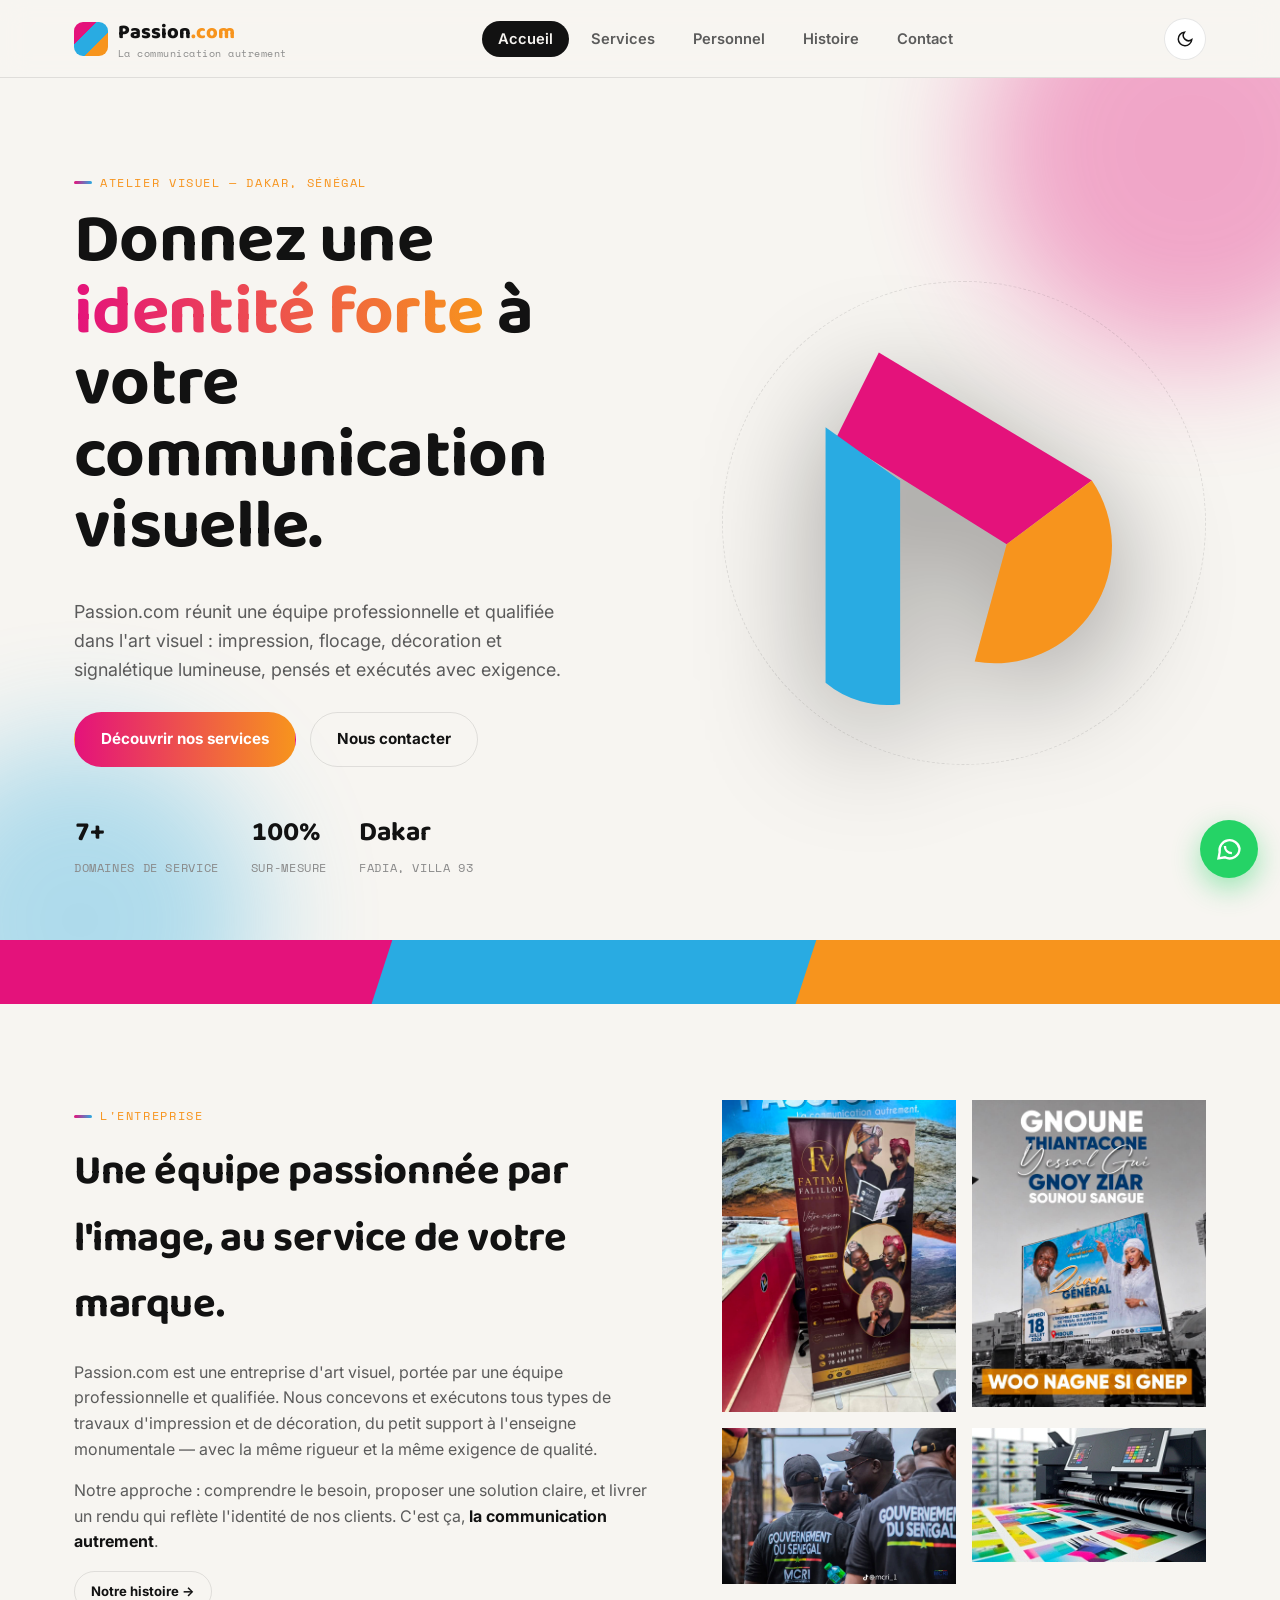
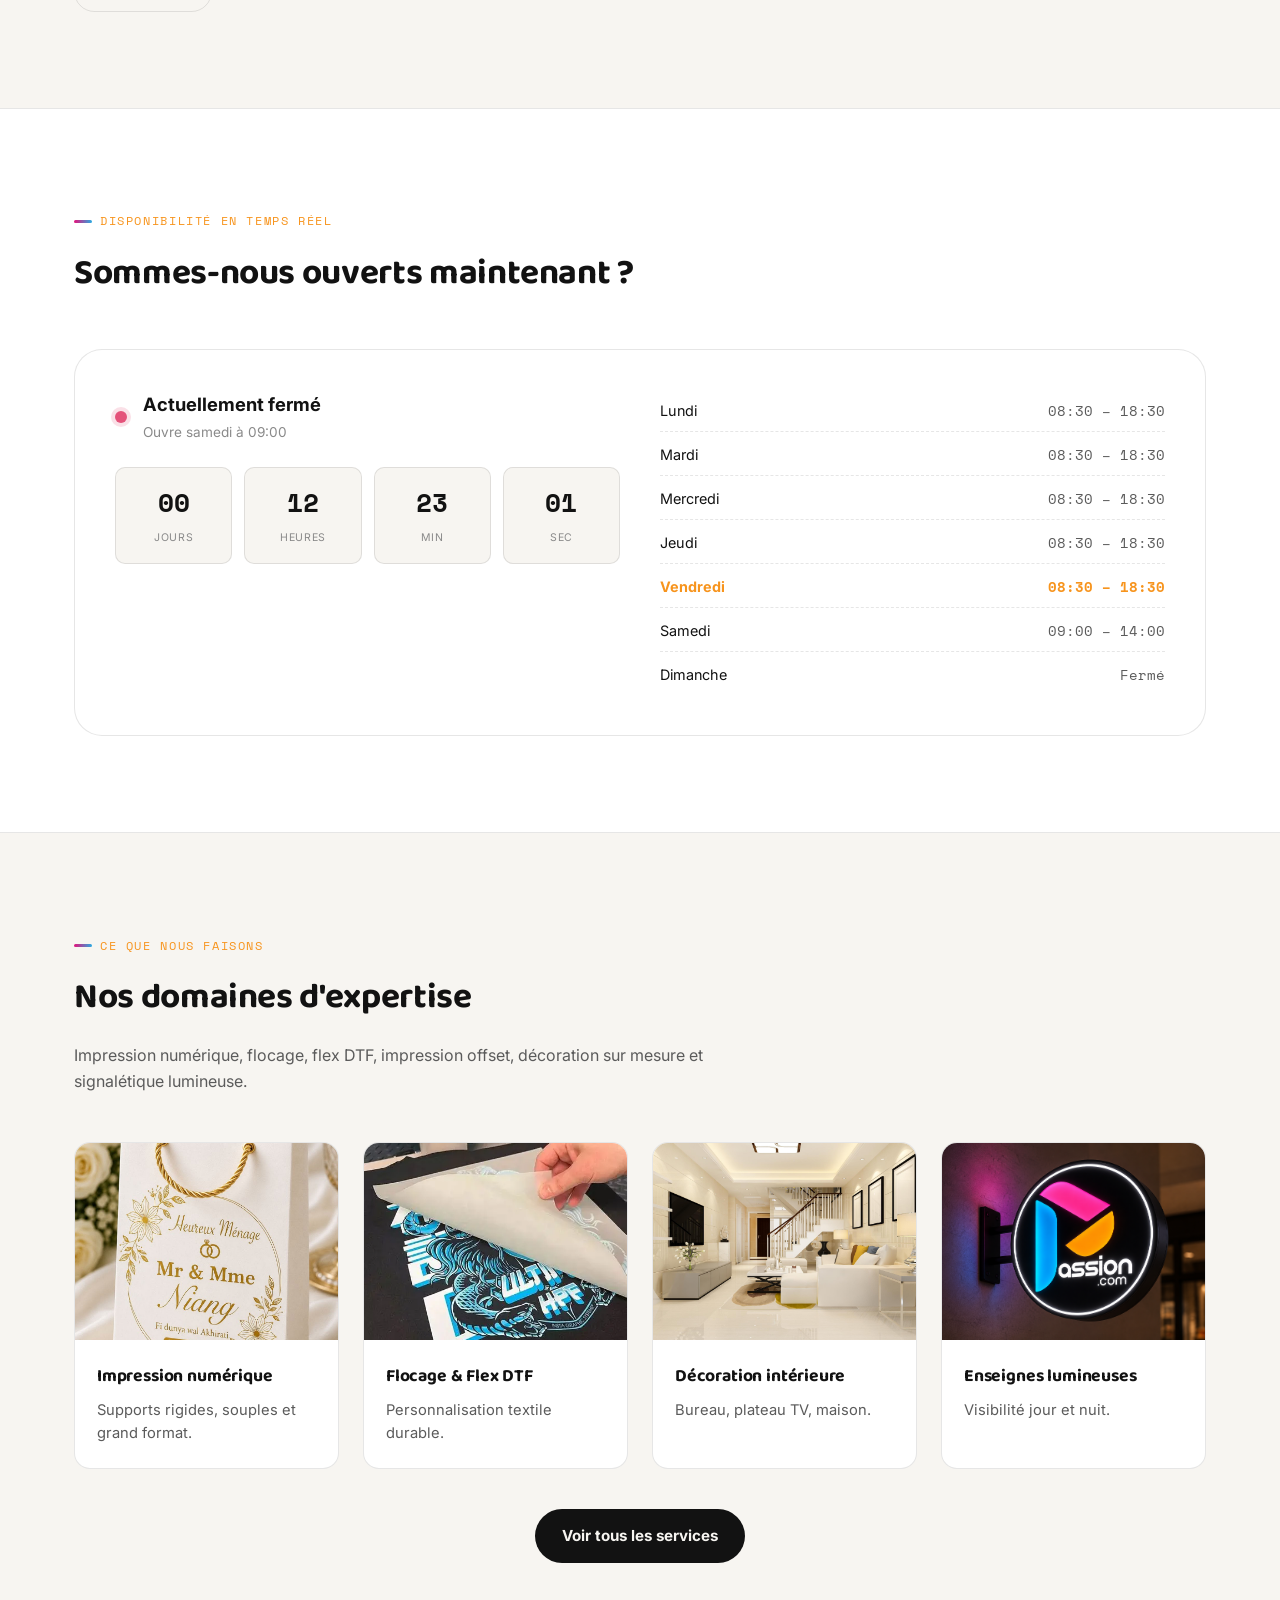
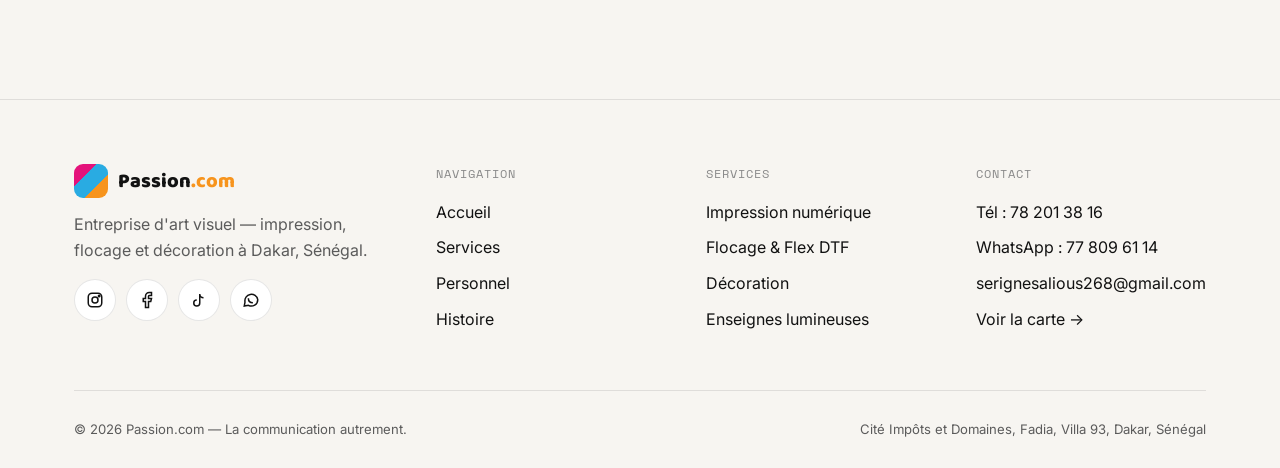
<file: index.html>
<!DOCTYPE html>
<html lang="fr" data-theme="dark">
<head>
<meta charset="UTF-8">
<meta name="viewport" content="width=device-width, initial-scale=1.0">
<title>Passion.com — La communication autrement | Dakar, Sénégal</title>
<meta name="description" content="Passion.com : impression numérique, flocage, flex DTF, impression offset, décoration et enseignes lumineuses à Dakar. La communication autrement.">
<link rel="stylesheet" href="css/style.css">
<link rel="icon" type="image/svg+xml" href="favicon.svg">
<link rel="icon" type="image/x-icon" href="favicon.ico">

<meta property="og:title" content="Passion.com — La communication autrement">
<meta property="og:description" content="Impression numérique, flocage, décoration et enseignes lumineuses à Dakar, Sénégal.">
<meta property="og:image" content="https://serignesalious268-svg.github.io/SALL-SERIGNE-SALIOU-PassionCom/og-image.png">
<meta property="og:url" content="https://serignesalious268-svg.github.io/SALL-SERIGNE-SALIOU-PassionCom/">
<meta property="og:type" content="website">
<meta name="twitter:card" content="summary_large_image">
</head>
<body>

<!-- ============ HEADER ============ -->
<header class="site-header">
  <nav class="nav">
    <a href="index.html" class="brand">
      <span class="brand-mark"></span>
      <span>Passion<span style="color:var(--orange)">.com</span><small>La communication autrement</small></span>
    </a>
    <ul class="nav-links">
      <li><a href="index.html">Accueil</a></li>
      <li><a href="service.html">Services</a></li>
      <li><a href="personnel.html">Personnel</a></li>
      <li><a href="histoire.html">Histoire</a></li>
      <li><a href="contact.html">Contact</a></li>
    </ul>
    <div class="nav-actions">
      <button class="theme-toggle" aria-label="Basculer thème clair/sombre">
        <svg class="icon-sun" viewBox="0 0 24 24" fill="none" stroke="currentColor" stroke-width="2"><circle cx="12" cy="12" r="4"/><path d="M12 2v2M12 20v2M4.9 4.9l1.4 1.4M17.7 17.7l1.4 1.4M2 12h2M20 12h2M4.9 19.1l1.4-1.4M17.7 6.3l1.4-1.4"/></svg>
        <svg class="icon-moon" viewBox="0 0 24 24" fill="none" stroke="currentColor" stroke-width="2"><path d="M21 12.8A9 9 0 1111.2 3 7 7 0 0021 12.8z"/></svg>
      </button>
      <a href="contact.html" class="btn btn-primary btn-sm" style="display:none" id="cta-desktop">Devis gratuit</a>
      <button class="nav-toggle" aria-label="Ouvrir le menu"><span></span><span></span><span></span></button>
    </div>
  </nav>
</header>

<!-- ============ HERO ============ -->
<section class="hero">
  <div class="shard-field">
    <div class="shard blur" style="width:420px;height:420px;background:var(--magenta);border-radius:50%;top:-140px;right:-120px;"></div>
    <div class="shard blur" style="width:360px;height:360px;background:var(--blue);border-radius:50%;bottom:-160px;left:-100px;"></div>
  </div>
  <div class="container hero-grid">
    <div class="reveal in">
      <span class="eyebrow">Atelier visuel — Dakar, Sénégal</span>
      <h1>Donnez une <em>identité forte</em> à votre communication visuelle.</h1>
      <p class="lead">Passion.com réunit une équipe professionnelle et qualifiée dans l'art visuel : impression, flocage, décoration et signalétique lumineuse, pensés et exécutés avec exigence.</p>
      <div class="hero-actions">
        <a href="service.html" class="btn btn-gradient">Découvrir nos services</a>
        <a href="contact.html" class="btn btn-outline">Nous contacter</a>
      </div>
      <div class="hero-stats">
        <div class="hero-stat"><b>7+</b><span>Domaines de service</span></div>
        <div class="hero-stat"><b>100%</b><span>Sur-mesure</span></div>
        <div class="hero-stat"><b>Dakar</b><span>Fadia, Villa 93</span></div>
      </div>
    </div>
    <div class="hero-visual reveal in">
      <div class="ring"></div>
      <div class="p-shape">
        <svg viewBox="0 0 200 200">
          <polygon points="60,20 160,80 120,110 40,60" fill="var(--magenta)"/>
          <path d="M120,110 L160,80 A55,55 0 0 1 105,165 Z" fill="var(--orange)"/>
          <path d="M35,55 L70,80 L70,185 A45,45 0 0 1 35,175 Z" fill="var(--blue)"/>
        </svg>
      </div>
    </div>
  </div>
</section>

<div class="shard-divider" aria-hidden="true"><span></span><span></span><span></span></div>

<!-- ============ PRÉSENTATION ============ -->
<section id="apropos">
  <div class="container">
    <div class="hero-grid" style="align-items:flex-start;">
      <div class="reveal">
        <span class="eyebrow">L'entreprise</span>
        <h2 style="font-size:clamp(1.8rem,3.4vw,2.6rem)">Une équipe passionnée par l'image, au service de votre marque.</h2>
        <p>Passion.com est une entreprise d'art visuel, portée par une équipe professionnelle et qualifiée. Nous concevons et exécutons tous types de travaux d'impression et de décoration, du petit support à l'enseigne monumentale — avec la même rigueur et la même exigence de qualité.</p>
        <p>Notre approche : comprendre le besoin, proposer une solution claire, et livrer un rendu qui reflète l'identité de nos clients. C'est ça, <strong style="color:var(--ink)">la communication autrement</strong>.</p>
        <a href="histoire.html" class="btn btn-outline btn-sm">Notre histoire →</a>
      </div>
      <div class="grid" style="grid-template-columns:1fr 1fr; gap:16px;" class="reveal">
        <img src="image/passion3.jpg" alt="">
         <img src="image/passion4.jpg" alt="">
        <img src="image/passion5.jpg" alt="">
        <img src="image/machine.webp" alt="">
      </div>
    </div>
  </div>
</section>

<!-- ============ HORAIRES / STATUT / COMPTE À REBOURS ============ -->
<section style="background:var(--bg-soft); border-top:1px solid var(--line); border-bottom:1px solid var(--line);">
  <div class="container">
    <div class="section-head reveal">
      <span class="eyebrow">Disponibilité en temps réel</span>
      <h2 style="font-size:clamp(1.6rem,3vw,2.2rem)">Sommes-nous ouverts maintenant ?</h2>
    </div>

    <div class="status-panel reveal">
      <div>
        <div class="status-now">
          <span class="status-dot" data-status-dot></span>
          <div class="status-text">
            <b data-status-text>—</b>
            <span data-status-sub>—</span>
          </div>
        </div>
        <div class="countdown" data-countdown>
          <div><b data-d>00</b><span>Jours</span></div>
          <div><b data-h>00</b><span>Heures</span></div>
          <div><b data-m>00</b><span>Min</span></div>
          <div><b data-s>00</b><span>Sec</span></div>
        </div>
      </div>
      <div>
        <ul class="hours-list" data-hours-list>
          <li data-day="1"><span>Lundi</span><span>08:30 – 18:30</span></li>
          <li data-day="2"><span>Mardi</span><span>08:30 – 18:30</span></li>
          <li data-day="3"><span>Mercredi</span><span>08:30 – 18:30</span></li>
          <li data-day="4"><span>Jeudi</span><span>08:30 – 18:30</span></li>
          <li data-day="5"><span>Vendredi</span><span>08:30 – 18:30</span></li>
          <li data-day="6"><span>Samedi</span><span>09:00 – 14:00</span></li>
          <li data-day="0"><span>Dimanche</span><span>Fermé</span></li>
        </ul>
      </div>
    </div>
  </div>
</section>

<!-- ============ APERÇU SERVICES ============ -->
<section>
  <div class="container">
    <div class="section-head reveal">
      <span class="eyebrow">Ce que nous faisons</span>
      <h2 style="font-size:clamp(1.6rem,3vw,2.2rem)">Nos domaines d'expertise</h2>
      <p>Impression numérique, flocage, flex DTF, impression offset, décoration sur mesure et signalétique lumineuse.</p>
    </div>
    <div class="grid grid-4 reveal">
      <div class="card">
        <div class="card-media"><img src="image/Passion6.jpg" alt="Impression numérique"></div>
        <div class="card-body"><h3>Impression numérique</h3><p>Supports rigides, souples et grand format.</p></div>
      </div>
      <div class="card">
        <div class="card-media"><img src="image/dtf.webp" alt="Flocage textile"></div>
        <div class="card-body"><h3>Flocage &amp; Flex DTF</h3><p>Personnalisation textile durable.</p></div>
      </div>
      <div class="card">
        <div class="card-media"><img src="image/interieur.jpg" alt="Décoration bureau"></div>
        <div class="card-body"><h3>Décoration intérieure</h3><p>Bureau, plateau TV, maison.</p></div>
      </div>
      <div class="card">
        <div class="card-media"><img src="image/enseigne.png" alt="Enseigne lumineuse"></div>
        <div class="card-body"><h3>Enseignes lumineuses</h3><p>Visibilité jour et nuit.</p></div>
      </div>
    </div>
    <div style="text-align:center; margin-top:40px;">
      <a href="service.html" class="btn btn-primary">Voir tous les services</a>
    </div>
  </div>
</section>

<!-- ============ FOOTER ============ -->
<footer class="site-footer">
  <div class="container">
    <div class="footer-grid">
      <div>
        <a href="index.html" class="brand" style="margin-bottom:14px;">
          <span class="brand-mark"></span>
          <span>Passion<span style="color:var(--orange)">.com</span></span>
        </a>
        <p>Entreprise d'art visuel — impression, flocage et décoration à Dakar, Sénégal.</p>
        <div class="social-row">
          <a class="social-btn instagram" href="https://instagram.com/Passion.com1" target="_blank" rel="noopener" aria-label="Instagram"><svg viewBox="0 0 24 24" fill="none" stroke="currentColor" stroke-width="2"><rect x="3" y="3" width="18" height="18" rx="5"/><circle cx="12" cy="12" r="4"/><circle cx="17.5" cy="6.5" r="1"/></svg></a>
          <a class="social-btn facebook" href="https://facebook.com/Passion.com" target="_blank" rel="noopener" aria-label="Facebook"><svg viewBox="0 0 24 24" fill="none" stroke="currentColor" stroke-width="2"><path d="M18 2h-3a5 5 0 00-5 5v3H7v4h3v8h4v-8h3l1-4h-4V7a1 1 0 011-1h3z"/></svg></a>
          <a class="social-btn tiktok" href="https://tiktok.com/@passioncom" target="_blank" rel="noopener" aria-label="TikTok"><svg viewBox="0 0 24 24" fill="none" stroke="currentColor" stroke-width="2"><path d="M9 12a4 4 0 104 4V4a5 5 0 005 5"/></svg></a>
          <a class="social-btn whatsapp" href="https://wa.me/221778096114" target="_blank" rel="noopener" aria-label="WhatsApp"><svg viewBox="0 0 24 24" fill="none" stroke="currentColor" stroke-width="2"><path d="M21 11.5a8.5 8.5 0 01-12.4 7.6L3 20l1-5.3A8.5 8.5 0 1121 11.5z"/><path d="M8.5 9.5c0 3.5 2.5 6 6 6"/></svg></a>
        </div>
      </div>
      <div>
        <h4>Navigation</h4>
        <ul>
          <li><a href="index.html">Accueil</a></li>
          <li><a href="service.html">Services</a></li>
          <li><a href="personnel.html">Personnel</a></li>
          <li><a href="histoire.html">Histoire</a></li>
        </ul>
      </div>
      <div>
        <h4>Services</h4>
        <ul>
          <li><a href="service.html">Impression numérique</a></li>
          <li><a href="service.html">Flocage &amp; Flex DTF</a></li>
          <li><a href="service.html">Décoration</a></li>
          <li><a href="service.html">Enseignes lumineuses</a></li>
        </ul>
      </div>
      <div>
        <h4>Contact</h4>
        <ul>
          <li><a href="tel:+221782013816">Tél : 78 201 38 16</a></li>
          <li><a href="https://wa.me/221778096114" target="_blank" rel="noopener">WhatsApp : 77 809 61 14</a></li>
          <li><a href="mailto:serignesalious268@gmail.com">serignesalious268@gmail.com</a></li>
          <li><a href="contact.html">Voir la carte →</a></li>
        </ul>
      </div>
    </div>
    <div class="footer-bottom">
      <p>© <span data-year></span> Passion.com — La communication autrement.</p>
      <p>Cité Impôts et Domaines, Fadia, Villa 93, Dakar, Sénégal</p>
    </div>
  </div>
</footer>

<script src="js/main.js"></script>
</body>
</html>
</file>
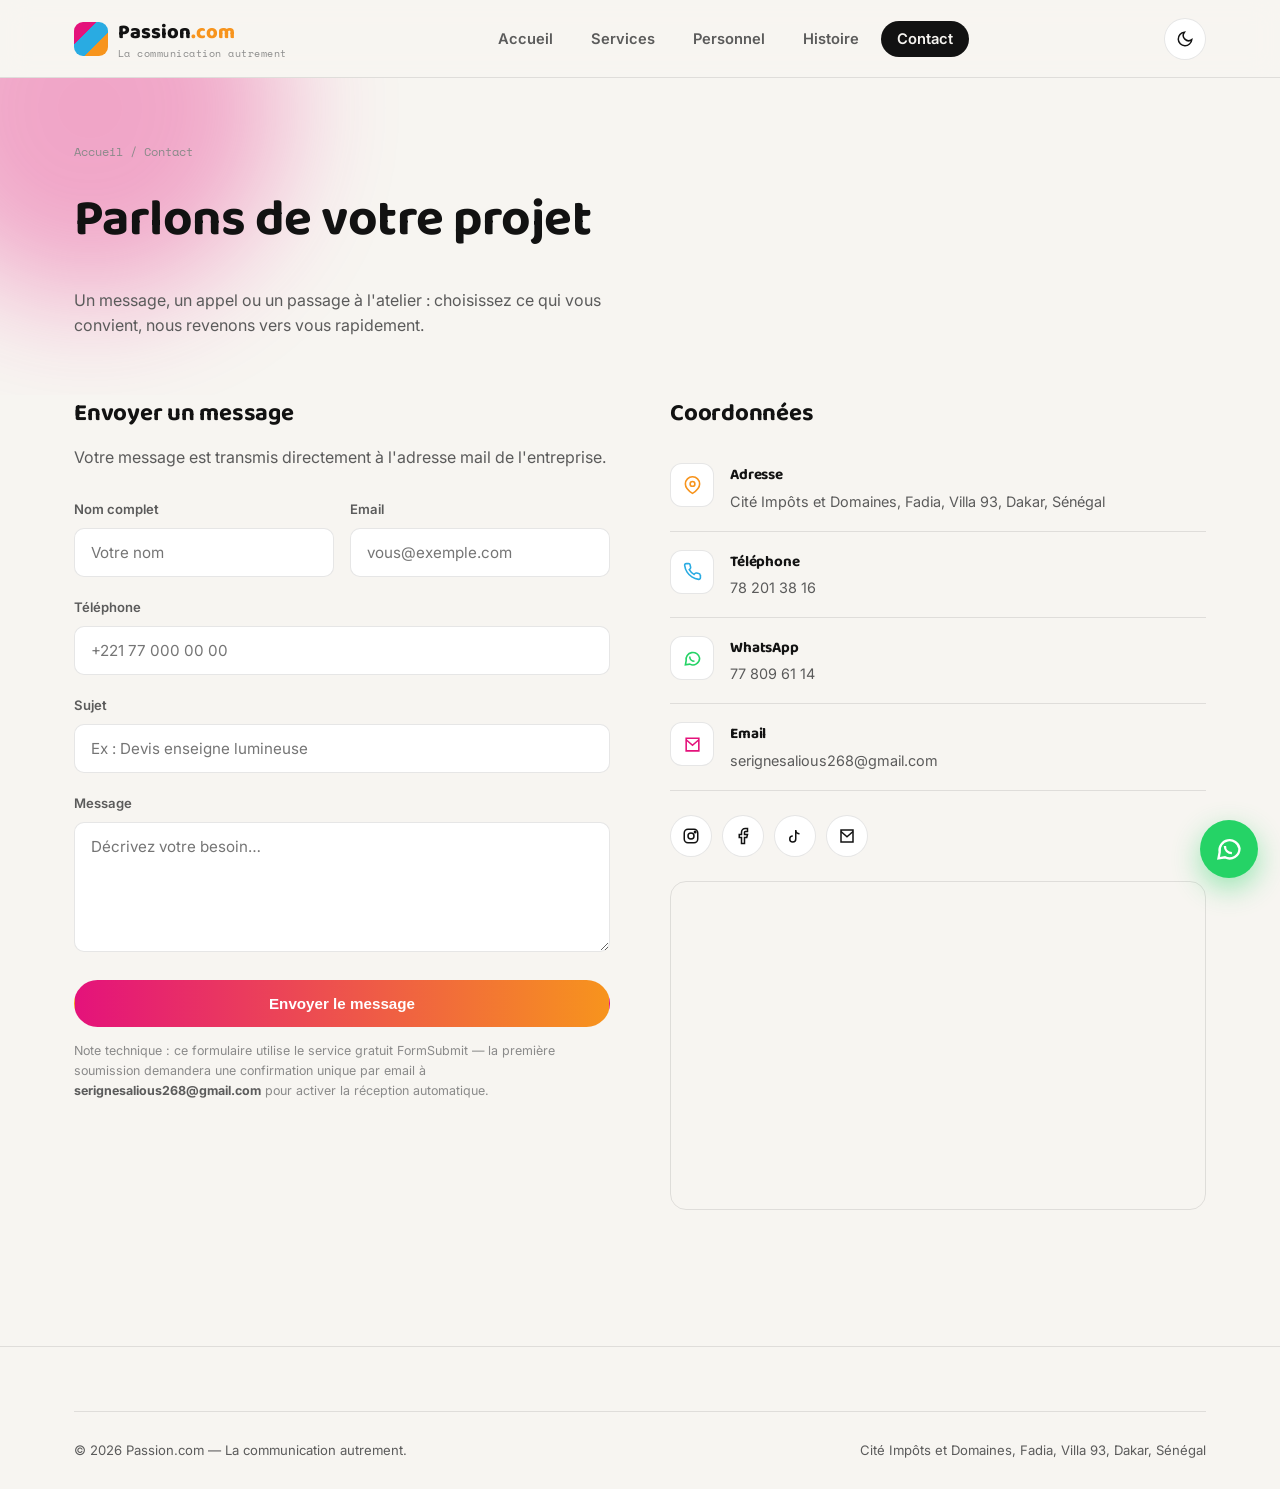
<file: contact.html>
<!DOCTYPE html>
<html lang="fr" data-theme="dark">
<head>
<meta charset="UTF-8">
<meta name="viewport" content="width=device-width, initial-scale=1.0">
<title>Contact — Passion.com</title>
<meta name="description" content="Contactez Passion.com à Dakar : formulaire, WhatsApp, téléphone, email et localisation à Fadia, Villa 93.">
<link rel="stylesheet" href="css/style.css">
</head>
<body>

<header class="site-header">
  <nav class="nav">
    <a href="index.html" class="brand">
      <span class="brand-mark"></span>
      <span>Passion<span style="color:var(--orange)">.com</span><small>La communication autrement</small></span>
    </a>
    <ul class="nav-links">
      <li><a href="index.html">Accueil</a></li>
      <li><a href="service.html">Services</a></li>
      <li><a href="personnel.html">Personnel</a></li>
      <li><a href="histoire.html">Histoire</a></li>
      <li><a href="contact.html">Contact</a></li>
    </ul>
    <div class="nav-actions">
      <button class="theme-toggle" aria-label="Basculer thème clair/sombre">
        <svg class="icon-sun" viewBox="0 0 24 24" fill="none" stroke="currentColor" stroke-width="2"><circle cx="12" cy="12" r="4"/><path d="M12 2v2M12 20v2M4.9 4.9l1.4 1.4M17.7 17.7l1.4 1.4M2 12h2M20 12h2M4.9 19.1l1.4-1.4M17.7 6.3l1.4-1.4"/></svg>
        <svg class="icon-moon" viewBox="0 0 24 24" fill="none" stroke="currentColor" stroke-width="2"><path d="M21 12.8A9 9 0 1111.2 3 7 7 0 0021 12.8z"/></svg>
      </button>
      <button class="nav-toggle" aria-label="Ouvrir le menu"><span></span><span></span><span></span></button>
    </div>
  </nav>
</header>

<section class="page-hero">
  <div class="shard-field">
    <div class="shard blur" style="width:380px;height:380px;background:var(--magenta);border-radius:50%;top:-160px;left:-100px;"></div>
  </div>
  <div class="container">
    <div class="breadcrumb reveal in"><a href="index.html">Accueil</a> / Contact</div>
    <h1 class="reveal in">Parlons de votre projet</h1>
    <p class="reveal in" style="max-width:56ch;">Un message, un appel ou un passage à l'atelier : choisissez ce qui vous convient, nous revenons vers vous rapidement.</p>
  </div>
</section>

<section style="padding-top:0;">
  <div class="container form-grid">

    <!-- FORMULAIRE -->
    <div class="reveal in">
      <h2 style="font-size:1.5rem;">Envoyer un message</h2>
      <p style="margin-bottom:28px;">Votre message est transmis directement à l'adresse mail de l'entreprise.</p>

      <form id="contact-form" action="https://formsubmit.co/serignesalious268@gmail.com" method="POST">
        <!-- Options FormSubmit -->
        <input type="hidden" name="_subject" value="Nouveau message — Passion.com">
        <input type="hidden" name="_template" value="table">
        <input type="hidden" name="_captcha" value="false">
        

        <div class="row-2">
          <div class="field">
            <label for="nom">Nom complet</label>
            <input type="text" id="nom" name="Nom" placeholder="Votre nom" required>
          </div>
          <div class="field">
            <label for="email">Email</label>
            <input type="email" id="email" name="Email" placeholder="vous@exemple.com" required>
          </div>
        </div>

        <div class="field">
          <label for="telephone">Téléphone</label>
          <input type="tel" id="telephone" name="Téléphone" placeholder="+221 77 000 00 00">
        </div>

        <div class="field">
          <label for="sujet">Sujet</label>
          <input type="text" id="sujet" name="Sujet" placeholder="Ex : Devis enseigne lumineuse" required>
        </div>

        <div class="field">
          <label for="message">Message</label>
          <textarea id="message" name="Message" placeholder="Décrivez votre besoin…" required></textarea>
        </div>

        <button type="submit" class="btn btn-gradient" style="width:100%;">Envoyer le message</button>
        <div class="form-status" id="form-status"></div>
      </form>

      <p style="font-size:.78rem; margin-top:14px; color:var(--ink-dim);">
        Note technique : ce formulaire utilise le service gratuit FormSubmit — la première soumission demandera une confirmation unique par email à <strong style="color:var(--ink-muted)">serignesalious268@gmail.com</strong> pour activer la réception automatique.
      </p>
    </div>

    <!-- INFOS -->
    <div class="reveal in">
      <h2 style="font-size:1.5rem;">Coordonnées</h2>

      <div class="contact-info-item">
        <div class="contact-info-icon"><svg viewBox="0 0 24 24" fill="none" stroke="var(--orange)" stroke-width="2"><path d="M21 10c0 6-9 12-9 12S3 16 3 10a9 9 0 1118 0z"/><circle cx="12" cy="10" r="3"/></svg></div>
        <div>
          <h4>Adresse</h4>
          <p>Cité Impôts et Domaines, Fadia, Villa 93, Dakar, Sénégal</p>
        </div>
      </div>

      <div class="contact-info-item">
        <div class="contact-info-icon"><svg viewBox="0 0 24 24" fill="none" stroke="var(--blue)" stroke-width="2"><path d="M22 16.9v3a2 2 0 01-2.2 2 19.8 19.8 0 01-8.6-3.1 19.5 19.5 0 01-6-6A19.8 19.8 0 012.1 4.2 2 2 0 014 2h3a2 2 0 012 1.7c.1.9.3 1.8.6 2.7a2 2 0 01-.5 2.1L7.9 9.7a16 16 0 006 6l1.2-1.2a2 2 0 012.1-.5c.9.3 1.8.5 2.7.6a2 2 0 011.7 2z"/></svg></div>
        <div>
          <h4>Téléphone</h4>
          <p><a href="tel:+221782013816">78 201 38 16</a></p>
        </div>
      </div>

      <div class="contact-info-item">
        <div class="contact-info-icon"><svg viewBox="0 0 24 24" fill="none" stroke="#25D366" stroke-width="2"><path d="M21 11.5a8.5 8.5 0 01-12.4 7.6L3 20l1-5.3A8.5 8.5 0 1121 11.5z"/><path d="M8.5 9.5c0 3.5 2.5 6 6 6"/></svg></div>
        <div>
          <h4>WhatsApp</h4>
          <p><a href="https://wa.me/221778096114" target="_blank" rel="noopener">77 809 61 14</a></p>
        </div>
      </div>

      <div class="contact-info-item">
        <div class="contact-info-icon"><svg viewBox="0 0 24 24" fill="none" stroke="var(--magenta)" stroke-width="2"><path d="M4 4h16v16H4z"/><path d="M4 6l8 7 8-7"/></svg></div>
        <div>
          <h4>Email</h4>
          <p><a href="mailto:serignesalious268@gmail.com">serignesalious268@gmail.com</a></p>
        </div>
      </div>

      <div class="social-row" style="margin-top:24px;">
        <a class="social-btn instagram" href="https://instagram.com/Passion.com1" target="_blank" rel="noopener" aria-label="Instagram"><svg viewBox="0 0 24 24" fill="none" stroke="currentColor" stroke-width="2"><rect x="3" y="3" width="18" height="18" rx="5"/><circle cx="12" cy="12" r="4"/><circle cx="17.5" cy="6.5" r="1"/></svg></a>
        <a class="social-btn facebook" href="https://facebook.com/Passion.com" target="_blank" rel="noopener" aria-label="Facebook"><svg viewBox="0 0 24 24" fill="none" stroke="currentColor" stroke-width="2"><path d="M18 2h-3a5 5 0 00-5 5v3H7v4h3v8h4v-8h3l1-4h-4V7a1 1 0 011-1h3z"/></svg></a>
        <a class="social-btn tiktok" href="https://tiktok.com/@passioncom" target="_blank" rel="noopener" aria-label="TikTok"><svg viewBox="0 0 24 24" fill="none" stroke="currentColor" stroke-width="2"><path d="M9 12a4 4 0 104 4V4a5 5 0 005 5"/></svg></a>
        <a class="social-btn email" href="mailto:serignesalious268@gmail.com" aria-label="Email"><svg viewBox="0 0 24 24" fill="none" stroke="currentColor" stroke-width="2"><path d="M4 4h16v16H4z"/><path d="M4 6l8 7 8-7"/></svg></a>
      </div>

      <div class="map-wrap">
        <iframe
          src="https://www.google.com/maps?q=Cit%C3%A9+Imp%C3%B4ts+et+Domaines+Fadia+Villa+93+Dakar+S%C3%A9n%C3%A9gal&output=embed"
          loading="lazy"
          referrerpolicy="no-referrer-when-downgrade"
          title="Localisation Passion.com — Fadia, Dakar"></iframe>
      </div>
    </div>

  </div>
</section>

<footer class="site-footer">
  <div class="container">
    <div class="footer-bottom">
      <p>© <span data-year></span> Passion.com — La communication autrement.</p>
      <p>Cité Impôts et Domaines, Fadia, Villa 93, Dakar, Sénégal</p>
    </div>
  </div>
</footer>

<script src="js/main.js"></script>
</body>
</html>
</file>
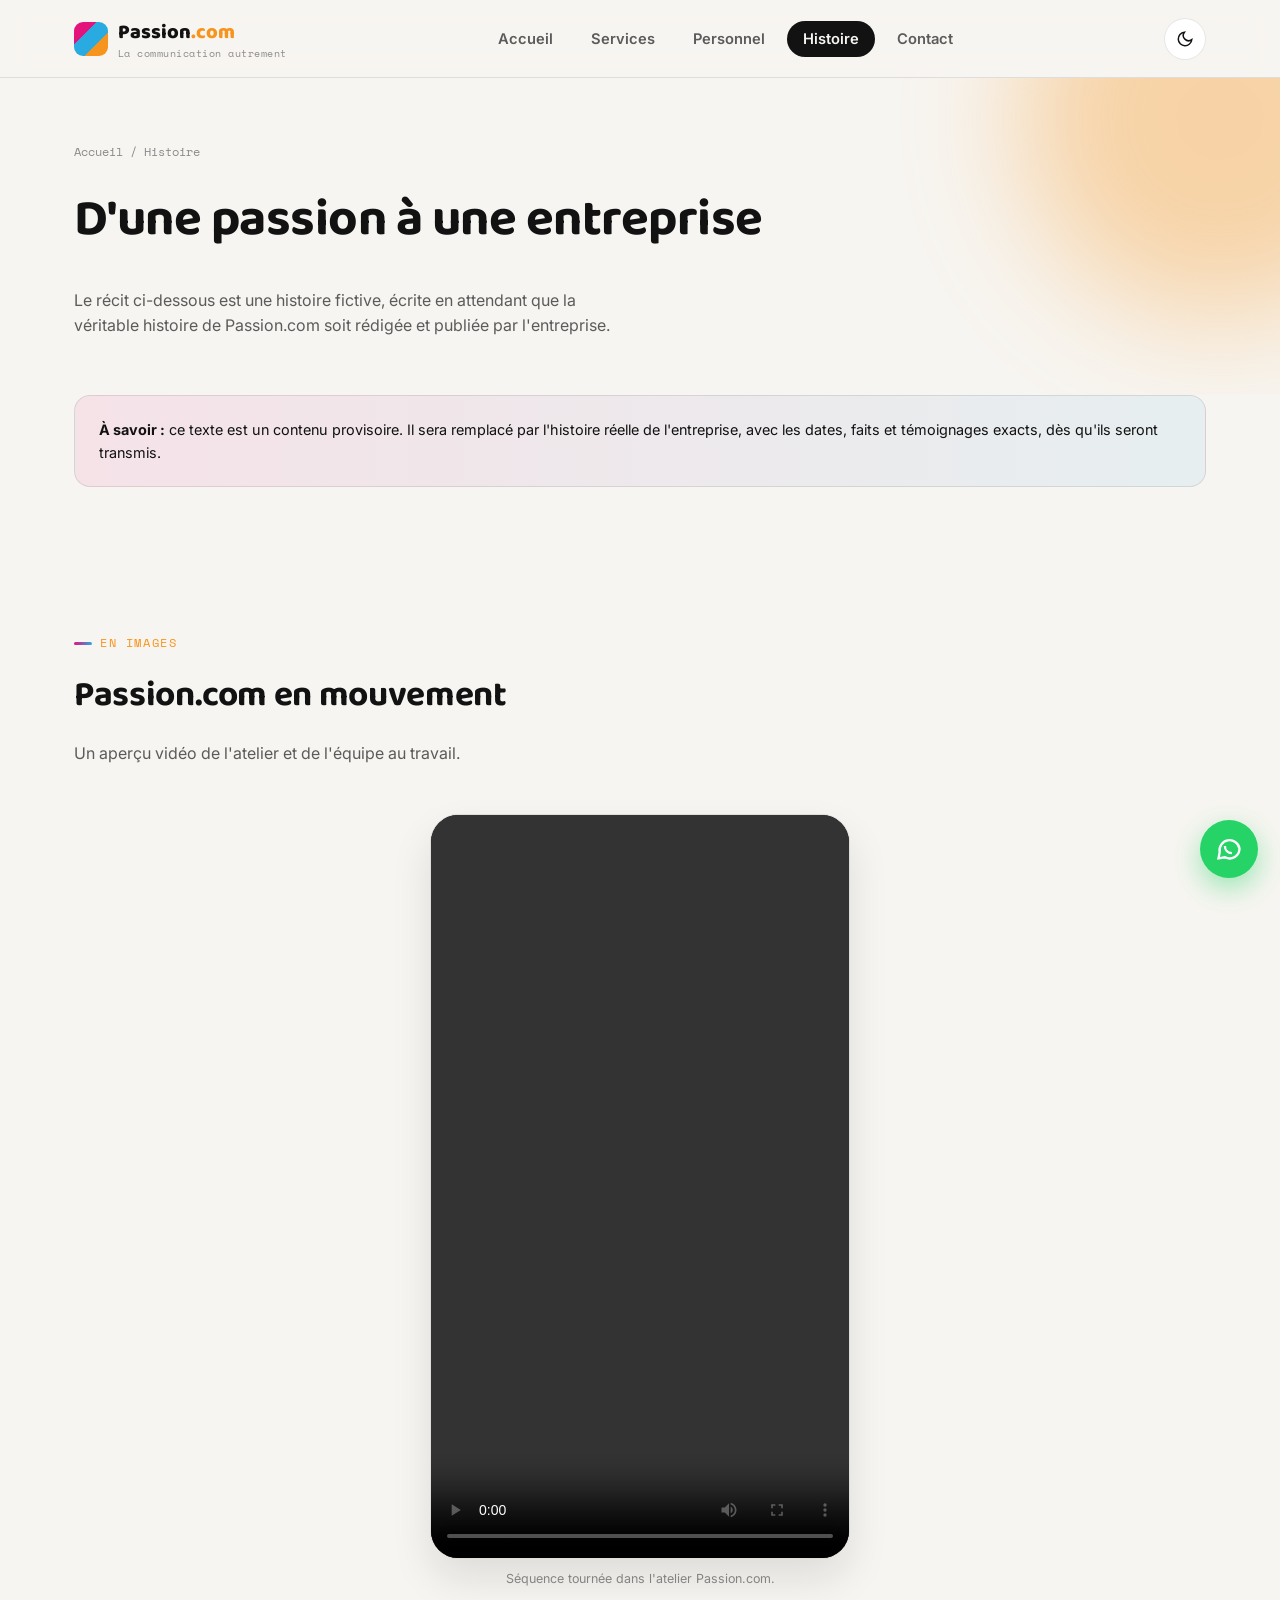
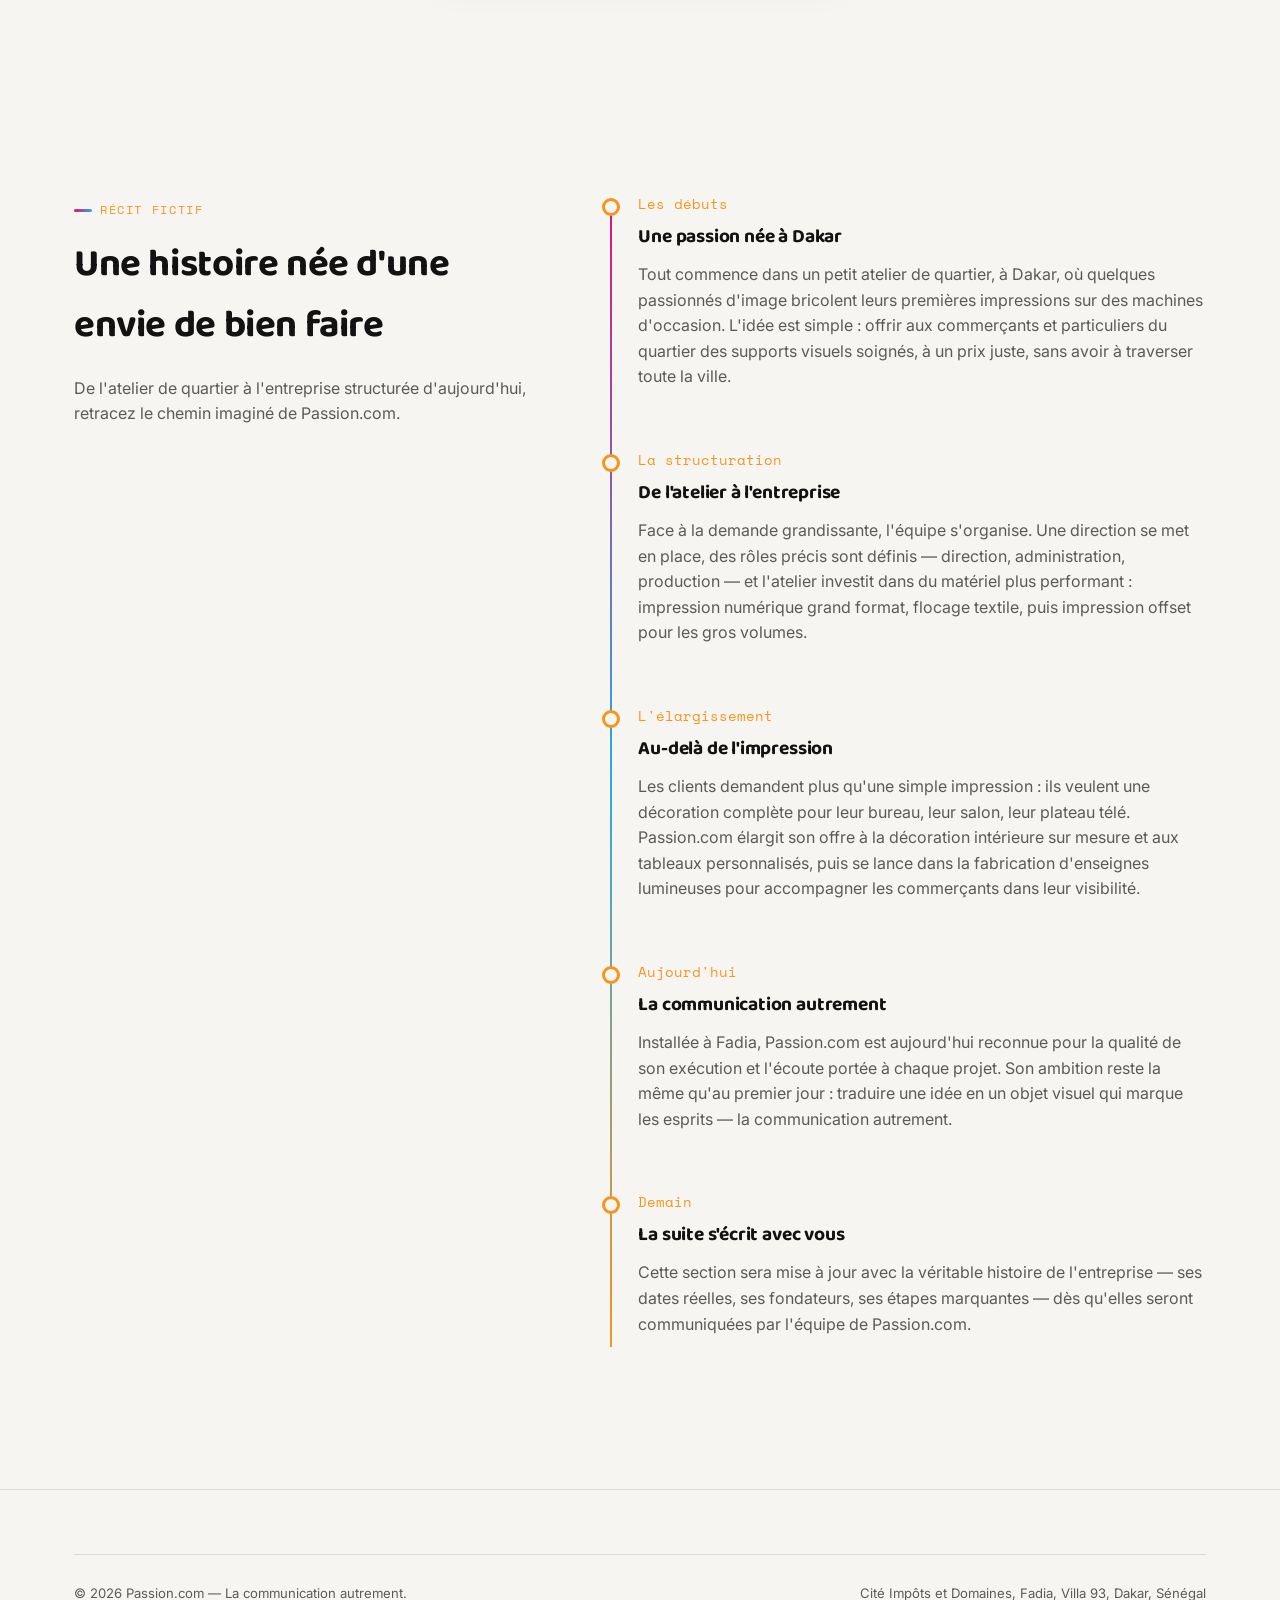
<file: histoire.html>
<!DOCTYPE html>
<html lang="fr" data-theme="dark">
<head>
<meta charset="UTF-8">
<meta name="viewport" content="width=device-width, initial-scale=1.0">
<title>Notre histoire — Passion.com</title>
<meta name="description" content="L'histoire de Passion.com, de sa création à aujourd'hui — entreprise d'art visuel basée à Dakar, Sénégal.">
<link rel="stylesheet" href="css/style.css">
</head>
<body>

<header class="site-header">
  <nav class="nav">
    <a href="index.html" class="brand">
      <span class="brand-mark"></span>
      <span>Passion<span style="color:var(--orange)">.com</span><small>La communication autrement</small></span>
    </a>
    <ul class="nav-links">
      <li><a href="index.html">Accueil</a></li>
      <li><a href="service.html">Services</a></li>
      <li><a href="personnel.html">Personnel</a></li>
      <li><a href="histoire.html">Histoire</a></li>
      <li><a href="contact.html">Contact</a></li>
    </ul>
    <div class="nav-actions">
      <button class="theme-toggle" aria-label="Basculer thème clair/sombre">
        <svg class="icon-sun" viewBox="0 0 24 24" fill="none" stroke="currentColor" stroke-width="2"><circle cx="12" cy="12" r="4"/><path d="M12 2v2M12 20v2M4.9 4.9l1.4 1.4M17.7 17.7l1.4 1.4M2 12h2M20 12h2M4.9 19.1l1.4-1.4M17.7 6.3l1.4-1.4"/></svg>
        <svg class="icon-moon" viewBox="0 0 24 24" fill="none" stroke="currentColor" stroke-width="2"><path d="M21 12.8A9 9 0 1111.2 3 7 7 0 0021 12.8z"/></svg>
      </button>
      <button class="nav-toggle" aria-label="Ouvrir le menu"><span></span><span></span><span></span></button>
    </div>
  </nav>
</header>

<section class="page-hero">
  <div class="shard-field">
    <div class="shard blur" style="width:400px;height:400px;background:var(--orange);border-radius:50%;top:-160px;right:-140px;"></div>
  </div>
  <div class="container">
    <div class="breadcrumb reveal in"><a href="index.html">Accueil</a> / Histoire</div>
    <h1 class="reveal in">D'une passion à une entreprise</h1>
    <p class="reveal in" style="max-width:56ch;">Le récit ci-dessous est une histoire fictive, écrite en attendant que la véritable histoire de Passion.com soit rédigée et publiée par l'entreprise.</p>
  </div>
</section>

<section style="padding-top:0;">
  <div class="container">
    <div class="notice reveal in">
      <strong>À savoir :</strong> ce texte est un contenu provisoire. Il sera remplacé par l'histoire réelle de l'entreprise, avec les dates, faits et témoignages exacts, dès qu'ils seront transmis.
    </div>
  </div>
</section>

<!-- ============ VIDÉO INTÉGRÉE ============ -->
<section style="padding-top:0;">
  <div class="container">
    <div class="section-head reveal in">
      <span class="eyebrow">En images</span>
      <h2 style="font-size:clamp(1.6rem,3vw,2.2rem)">Passion.com en mouvement</h2>
      <p>Un aperçu vidéo de l'atelier et de l'équipe au travail.</p>
    </div>

<div class="reveal in" style="max-width:420px; margin:0 auto; border-radius:var(--radius-lg); overflow:hidden; border:1px solid var(--line); box-shadow:var(--shadow);">
      <video
        controls
        preload="metadata"
        style="width:100%; display:block; aspect-ratio:9/16; background:#000; object-fit:cover;">
        <source src="image/court-metrage.mp4" type="video/mp4">
        Votre navigateur ne supporte pas la lecture vidéo intégrée.
      </video>
    </div>
    <p style="font-size:.78rem; color:var(--ink-dim); margin-top:10px; text-align:center;">
      Séquence tournée dans l'atelier Passion.com.
    </p>
  </div>
</section>

<!-- ============ HISTOIRE (RÉCIT FICTIF) ============ -->
<section>
  <div class="container">
    <div class="hero-grid" style="grid-template-columns:1fr 1.3fr; align-items:flex-start; gap:64px;">

      <div class="reveal in" style="position:sticky; top:110px;">
        <span class="eyebrow">Récit fictif</span>
        <h2 style="font-size:clamp(1.8rem,3.2vw,2.4rem)">Une histoire née d'une envie de bien faire</h2>
        <p>De l'atelier de quartier à l'entreprise structurée d'aujourd'hui, retracez le chemin imaginé de Passion.com.</p>
      </div>

      <div class="timeline reveal in">
        <div class="timeline-item">
          <span class="timeline-dot"></span>
          <span class="timeline-year">Les débuts</span>
          <h3>Une passion née à Dakar</h3>
          <p>Tout commence dans un petit atelier de quartier, à Dakar, où quelques passionnés d'image bricolent leurs premières impressions sur des machines d'occasion. L'idée est simple : offrir aux commerçants et particuliers du quartier des supports visuels soignés, à un prix juste, sans avoir à traverser toute la ville.</p>
        </div>

        <div class="timeline-item">
          <span class="timeline-dot"></span>
          <span class="timeline-year">La structuration</span>
          <h3>De l'atelier à l'entreprise</h3>
          <p>Face à la demande grandissante, l'équipe s'organise. Une direction se met en place, des rôles précis sont définis — direction, administration, production — et l'atelier investit dans du matériel plus performant : impression numérique grand format, flocage textile, puis impression offset pour les gros volumes.</p>
        </div>

        <div class="timeline-item">
          <span class="timeline-dot"></span>
          <span class="timeline-year">L'élargissement</span>
          <h3>Au-delà de l'impression</h3>
          <p>Les clients demandent plus qu'une simple impression : ils veulent une décoration complète pour leur bureau, leur salon, leur plateau télé. Passion.com élargit son offre à la décoration intérieure sur mesure et aux tableaux personnalisés, puis se lance dans la fabrication d'enseignes lumineuses pour accompagner les commerçants dans leur visibilité.</p>
        </div>

        <div class="timeline-item">
          <span class="timeline-dot"></span>
          <span class="timeline-year">Aujourd'hui</span>
          <h3>La communication autrement</h3>
          <p>Installée à Fadia, Passion.com est aujourd'hui reconnue pour la qualité de son exécution et l'écoute portée à chaque projet. Son ambition reste la même qu'au premier jour : traduire une idée en un objet visuel qui marque les esprits — la communication autrement.</p>
        </div>

        <div class="timeline-item">
          <span class="timeline-dot"></span>
          <span class="timeline-year">Demain</span>
          <h3>La suite s'écrit avec vous</h3>
          <p>Cette section sera mise à jour avec la véritable histoire de l'entreprise — ses dates réelles, ses fondateurs, ses étapes marquantes — dès qu'elles seront communiquées par l'équipe de Passion.com.</p>
        </div>
      </div>

    </div>
  </div>
</section>

<footer class="site-footer">
  <div class="container">
    <div class="footer-bottom">
      <p>© <span data-year></span> Passion.com — La communication autrement.</p>
      <p>Cité Impôts et Domaines, Fadia, Villa 93, Dakar, Sénégal</p>
    </div>
  </div>
</footer>

<script src="js/main.js"></script>
</body>
</html>
</file>
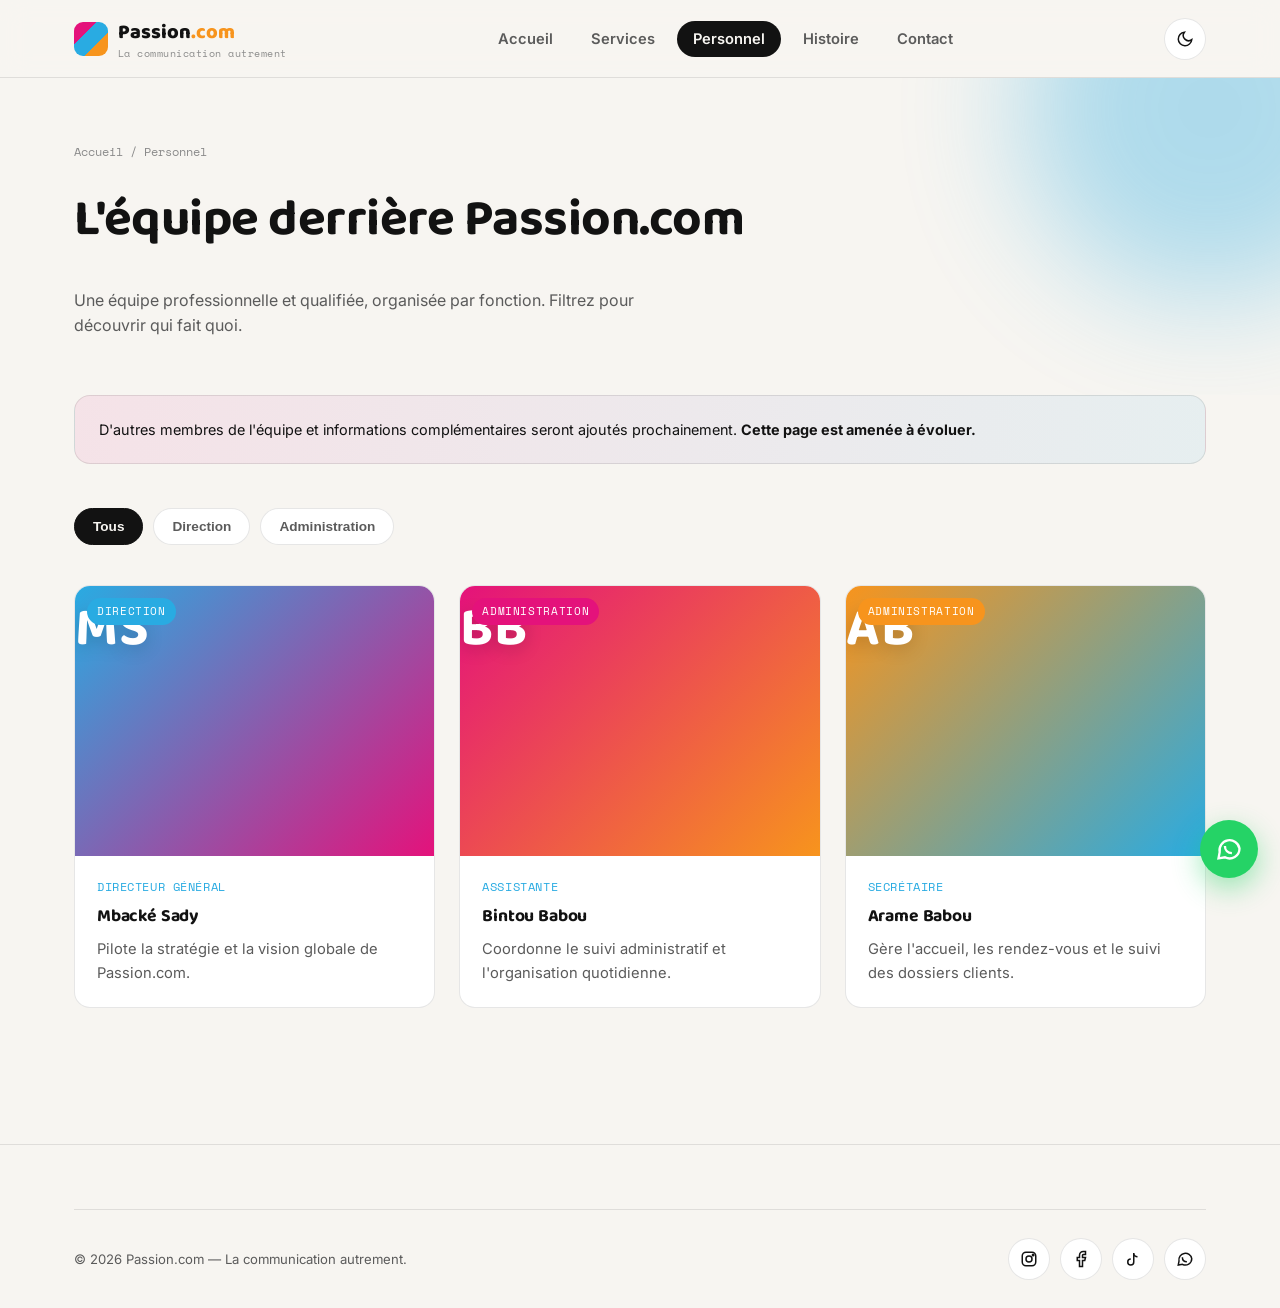
<file: personnel.html>
<!DOCTYPE html>
<html lang="fr" data-theme="dark">
<head>
<meta charset="UTF-8">
<meta name="viewport" content="width=device-width, initial-scale=1.0">
<title>Personnel — Passion.com</title>
<meta name="description" content="Découvrez l'équipe de Passion.com : direction, administration et production, filtrables par fonction.">
<link rel="stylesheet" href="css/style.css">
</head>
<body>

<header class="site-header">
  <nav class="nav">
    <a href="index.html" class="brand">
      <span class="brand-mark"></span>
      <span>Passion<span style="color:var(--orange)">.com</span><small>La communication autrement</small></span>
    </a>
    <ul class="nav-links">
      <li><a href="index.html">Accueil</a></li>
      <li><a href="service.html">Services</a></li>
      <li><a href="personnel.html">Personnel</a></li>
      <li><a href="histoire.html">Histoire</a></li>
      <li><a href="contact.html">Contact</a></li>
    </ul>
    <div class="nav-actions">
      <button class="theme-toggle" aria-label="Basculer thème clair/sombre">
        <svg class="icon-sun" viewBox="0 0 24 24" fill="none" stroke="currentColor" stroke-width="2"><circle cx="12" cy="12" r="4"/><path d="M12 2v2M12 20v2M4.9 4.9l1.4 1.4M17.7 17.7l1.4 1.4M2 12h2M20 12h2M4.9 19.1l1.4-1.4M17.7 6.3l1.4-1.4"/></svg>
        <svg class="icon-moon" viewBox="0 0 24 24" fill="none" stroke="currentColor" stroke-width="2"><path d="M21 12.8A9 9 0 1111.2 3 7 7 0 0021 12.8z"/></svg>
      </button>
      <button class="nav-toggle" aria-label="Ouvrir le menu"><span></span><span></span><span></span></button>
    </div>
  </nav>
</header>

<section class="page-hero">
  <div class="shard-field">
    <div class="shard blur" style="width:380px;height:380px;background:var(--blue);border-radius:50%;top:-160px;right:-120px;"></div>
  </div>
  <div class="container">
    <div class="breadcrumb reveal in"><a href="index.html">Accueil</a> / Personnel</div>
    <h1 class="reveal in">L'équipe derrière Passion.com</h1>
    <p class="reveal in" style="max-width:56ch;">Une équipe professionnelle et qualifiée, organisée par fonction. Filtrez pour découvrir qui fait quoi.</p>
  </div>
</section>

<section style="padding-top:0;">
  <div class="container">

    <div class="notice reveal in">
      D'autres membres de l'équipe et informations complémentaires seront ajoutés prochainement. <strong>Cette page est amenée à évoluer.</strong>
    </div>

    <div class="filter-bar reveal in" data-filter-bar="[data-person]">
      <button class="filter-btn active" data-category="tous">Tous</button>
      <button class="filter-btn" data-category="direction">Direction</button>
      <button class="filter-btn" data-category="administration">Administration</button>
    </div>

    <div class="grid grid-3">

      <div class="card person-card filter-item reveal in" data-person data-category="direction">
  <div class="card-media avatar-media" style="background:linear-gradient(135deg, var(--blue), var(--magenta));">
    <span class="card-tag" style="background:var(--blue);">Direction</span>
    <span class="avatar-initials">MS</span>
  </div>
  <div class="card-body">
    <span class="person-role">Directeur Général</span>
    <h3>Mbacké Sady</h3>
    <p>Pilote la stratégie et la vision globale de Passion.com.</p>
  </div>
</div>

<div class="card person-card filter-item reveal in" data-person data-category="administration">
  <div class="card-media avatar-media" style="background:linear-gradient(135deg, var(--magenta), var(--orange));">
    <span class="card-tag" style="background:var(--magenta);">Administration</span>
    <span class="avatar-initials">BB</span>
  </div>
  <div class="card-body">
    <span class="person-role">Assistante</span>
    <h3>Bintou Babou</h3>
    <p>Coordonne le suivi administratif et l'organisation quotidienne.</p>
  </div>
</div>

<div class="card person-card filter-item reveal in" data-person data-category="administration">
  <div class="card-media avatar-media" style="background:linear-gradient(135deg, var(--orange), var(--blue));">
    <span class="card-tag" style="background:var(--orange);">Administration</span>
    <span class="avatar-initials">AB</span>
  </div>
  <div class="card-body">
    <span class="person-role">Secrétaire</span>
    <h3>Arame Babou</h3>
    <p>Gère l'accueil, les rendez-vous et le suivi des dossiers clients.</p>
  </div>
</div>
  </div>
</section>

<footer class="site-footer">
  <div class="container">
    <div class="footer-bottom">
      <p>© <span data-year></span> Passion.com — La communication autrement.</p>
      <div class="social-row">
        <a class="social-btn instagram" href="https://instagram.com/Passion.com1" target="_blank" rel="noopener" aria-label="Instagram"><svg viewBox="0 0 24 24" fill="none" stroke="currentColor" stroke-width="2"><rect x="3" y="3" width="18" height="18" rx="5"/><circle cx="12" cy="12" r="4"/><circle cx="17.5" cy="6.5" r="1"/></svg></a>
        <a class="social-btn facebook" href="https://facebook.com/Passion.com" target="_blank" rel="noopener" aria-label="Facebook"><svg viewBox="0 0 24 24" fill="none" stroke="currentColor" stroke-width="2"><path d="M18 2h-3a5 5 0 00-5 5v3H7v4h3v8h4v-8h3l1-4h-4V7a1 1 0 011-1h3z"/></svg></a>
        <a class="social-btn tiktok" href="https://tiktok.com/@passioncom" target="_blank" rel="noopener" aria-label="TikTok"><svg viewBox="0 0 24 24" fill="none" stroke="currentColor" stroke-width="2"><path d="M9 12a4 4 0 104 4V4a5 5 0 005 5"/></svg></a>
        <a class="social-btn whatsapp" href="https://wa.me/221778096114" target="_blank" rel="noopener" aria-label="WhatsApp"><svg viewBox="0 0 24 24" fill="none" stroke="currentColor" stroke-width="2"><path d="M21 11.5a8.5 8.5 0 01-12.4 7.6L3 20l1-5.3A8.5 8.5 0 1121 11.5z"/><path d="M8.5 9.5c0 3.5 2.5 6 6 6"/></svg></a>
      </div>
    </div>
  </div>
</footer>

<script src="js/main.js"></script>
</body>
</html>
</file>
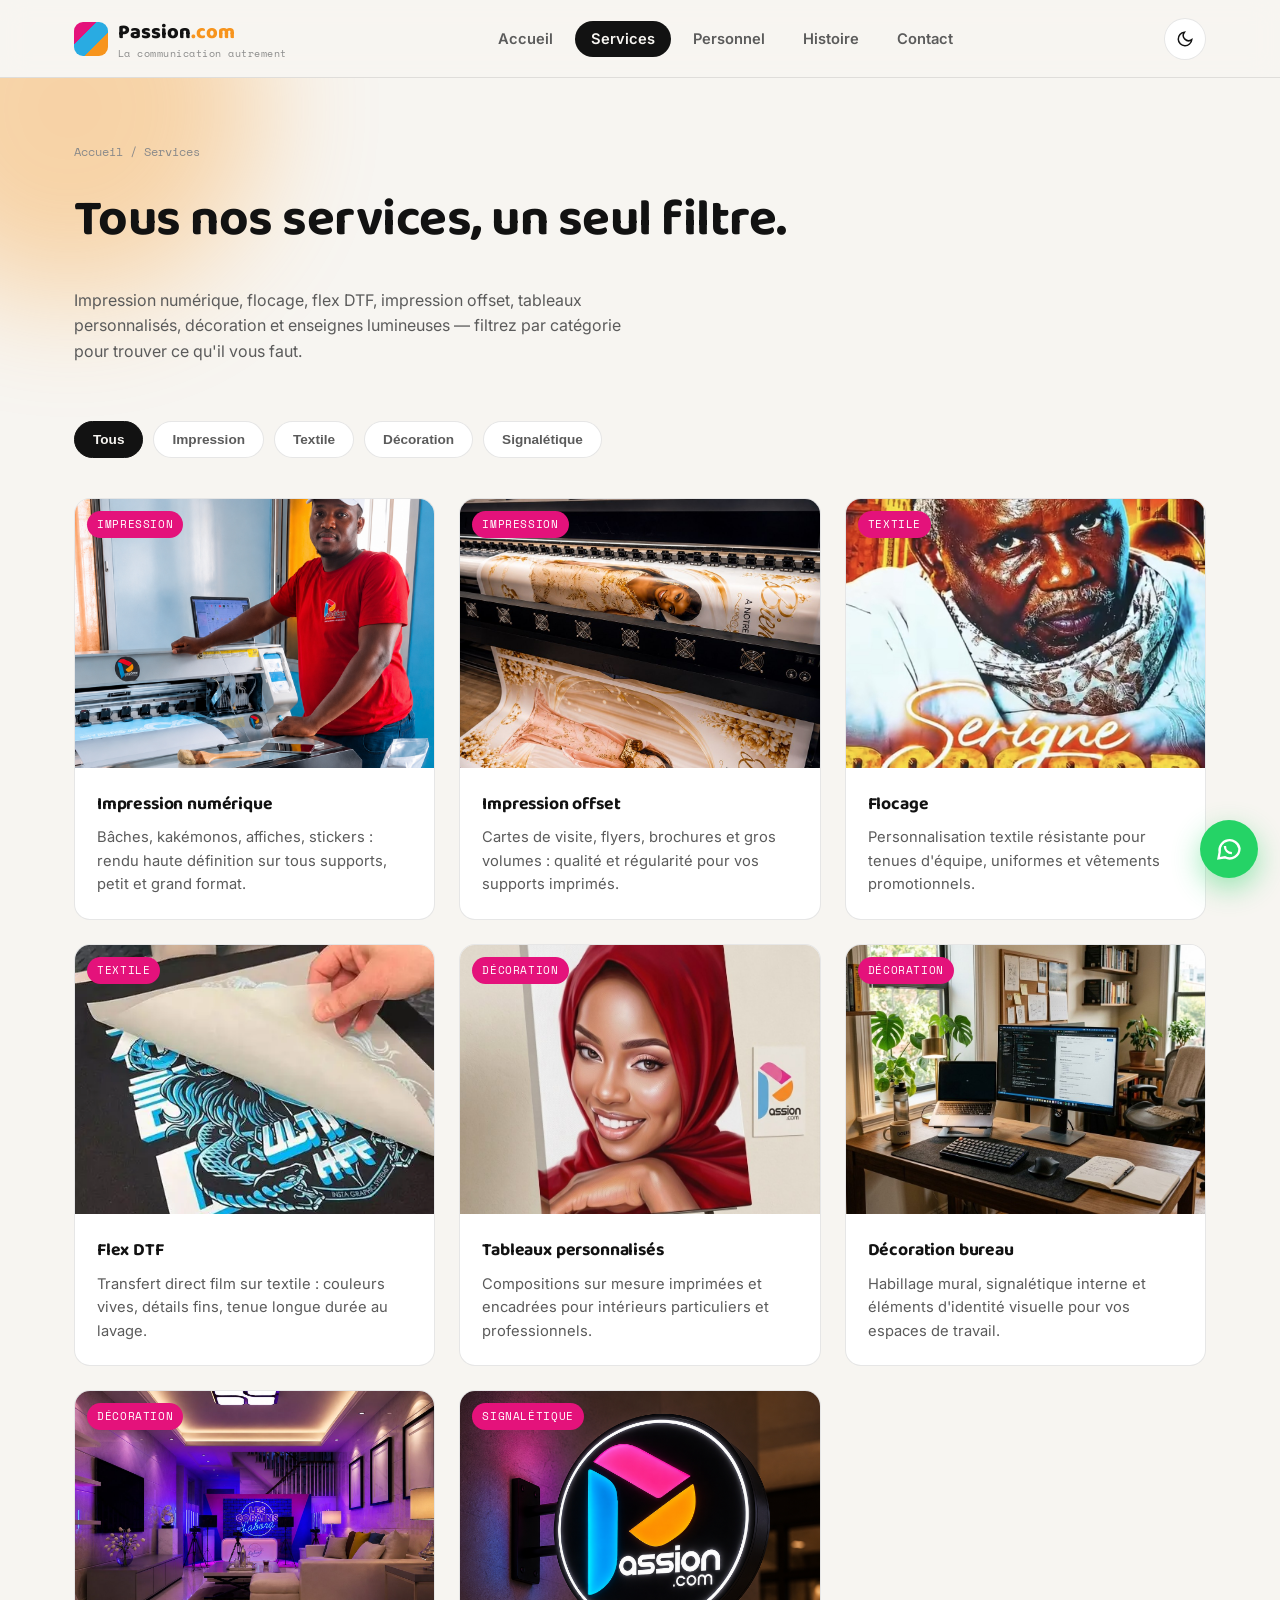
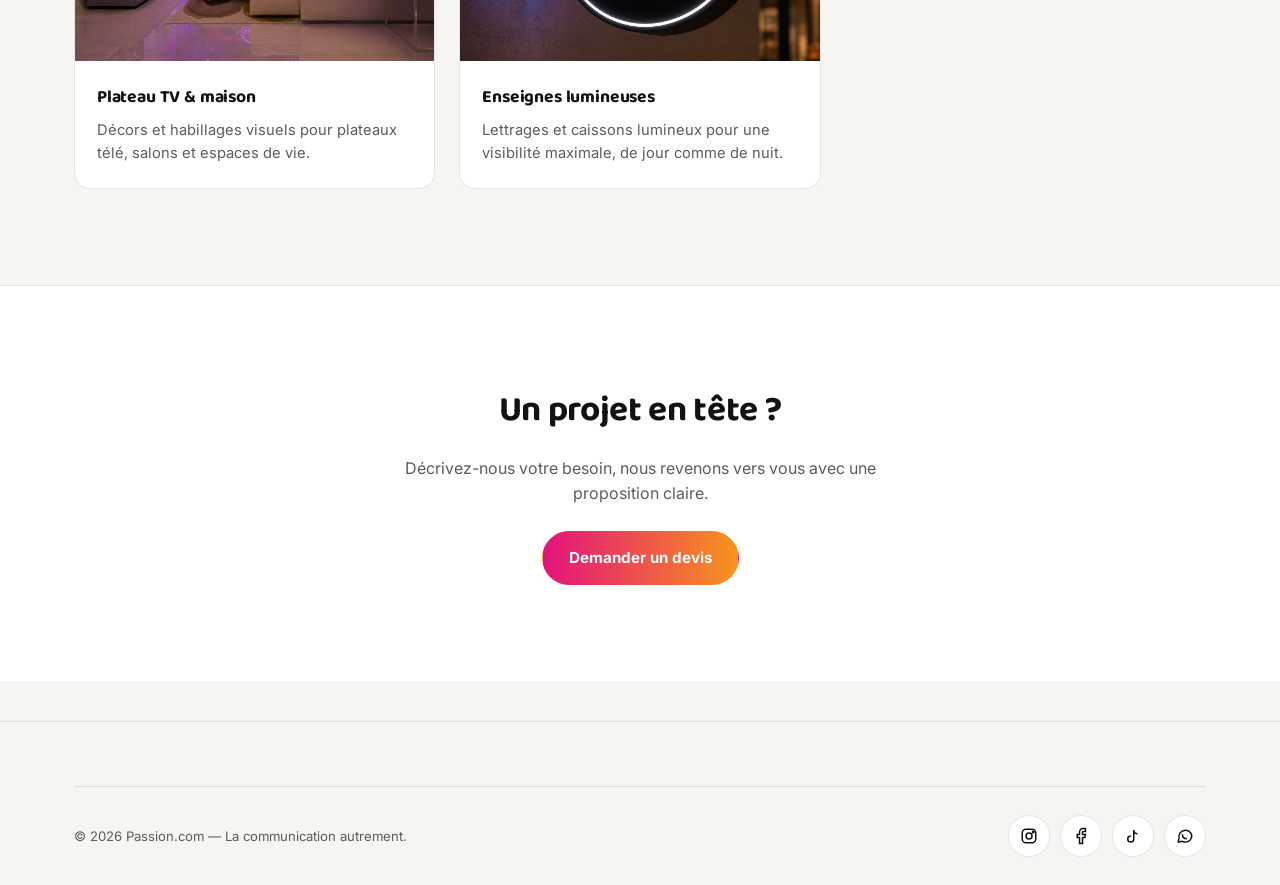
<file: service.html>
<!DOCTYPE html>
<html lang="fr" data-theme="dark">
<head>
<meta charset="UTF-8">
<meta name="viewport" content="width=device-width, initial-scale=1.0">
<title>Services — Passion.com</title>
<meta name="description" content="Impression numérique, flocage, flex DTF, impression offset, décoration et enseignes lumineuses. Filtrez nos services par catégorie.">
<link rel="stylesheet" href="css/style.css">
</head>
<body>

<header class="site-header">
  <nav class="nav">
    <a href="index.html" class="brand">
      <span class="brand-mark"></span>
      <span>Passion<span style="color:var(--orange)">.com</span><small>La communication autrement</small></span>
    </a>
    <ul class="nav-links">
      <li><a href="index.html">Accueil</a></li>
      <li><a href="service.html">Services</a></li>
      <li><a href="personnel.html">Personnel</a></li>
      <li><a href="histoire.html">Histoire</a></li>
      <li><a href="contact.html">Contact</a></li>
    </ul>
    <div class="nav-actions">
      <button class="theme-toggle" aria-label="Basculer thème clair/sombre">
        <svg class="icon-sun" viewBox="0 0 24 24" fill="none" stroke="currentColor" stroke-width="2"><circle cx="12" cy="12" r="4"/><path d="M12 2v2M12 20v2M4.9 4.9l1.4 1.4M17.7 17.7l1.4 1.4M2 12h2M20 12h2M4.9 19.1l1.4-1.4M17.7 6.3l1.4-1.4"/></svg>
        <svg class="icon-moon" viewBox="0 0 24 24" fill="none" stroke="currentColor" stroke-width="2"><path d="M21 12.8A9 9 0 1111.2 3 7 7 0 0021 12.8z"/></svg>
      </button>
      <button class="nav-toggle" aria-label="Ouvrir le menu"><span></span><span></span><span></span></button>
    </div>
  </nav>
</header>

<section class="page-hero">
  <div class="shard-field">
    <div class="shard blur" style="width:380px;height:380px;background:var(--orange);border-radius:50%;top:-160px;left:-120px;"></div>
  </div>
  <div class="container">
    <div class="breadcrumb reveal in"><a href="index.html">Accueil</a> / Services</div>
    <h1 class="reveal in">Tous nos services, un seul filtre.</h1>
    <p class="reveal in" style="max-width:56ch;">Impression numérique, flocage, flex DTF, impression offset, tableaux personnalisés, décoration et enseignes lumineuses — filtrez par catégorie pour trouver ce qu'il vous faut.</p>
  </div>
</section>

<section style="padding-top:0;">
  <div class="container">
    <div class="filter-bar reveal in" data-filter-bar="[data-service]">
      <button class="filter-btn active" data-category="tous">Tous</button>
      <button class="filter-btn" data-category="impression">Impression</button>
      <button class="filter-btn" data-category="textile">Textile</button>
      <button class="filter-btn" data-category="decoration">Décoration</button>
      <button class="filter-btn" data-category="signaletique">Signalétique</button>
    </div>

    <div class="grid grid-3">

      <div class="card filter-item reveal in" data-service data-category="impression">
        <div class="card-media"><span class="card-tag">Impression</span><img src="image/Passion1.png" alt="Impression numérique" width="200%" height="200%" style="object-fit:cover;"></div>
        <div class="card-body">
          <h3>Impression numérique</h3>
          <p>Bâches, kakémonos, affiches, stickers : rendu haute définition sur tous supports, petit et grand format.</p>
        </div>
      </div>

      <div class="card filter-item reveal in" data-service data-category="impression">
        <div class="card-media"><span class="card-tag">Impression</span><img src="image/image.jpg" alt="Impression offset"></div>
        <div class="card-body">
          <h3>Impression offset</h3>
          <p>Cartes de visite, flyers, brochures et gros volumes : qualité et régularité pour vos supports imprimés.</p>
        </div>
      </div>

      <div class="card filter-item reveal in" data-service data-category="textile">
        <div class="card-media"><span class="card-tag">Textile</span><img src="image/flocage.png" alt="Flocage textile"></div>
        <div class="card-body">
          <h3>Flocage</h3>
          <p>Personnalisation textile résistante pour tenues d'équipe, uniformes et vêtements promotionnels.</p>
        </div>
      </div>

      <div class="card filter-item reveal in" data-service data-category="textile">
        <div class="card-media"><span class="card-tag">Textile</span><img src="image/dtf.webp" alt="Flex DTF"></div>
        <div class="card-body">
          <h3>Flex DTF</h3>
          <p>Transfert direct film sur textile : couleurs vives, détails fins, tenue longue durée au lavage.</p>
        </div>
      </div>

      <div class="card filter-item reveal in" data-service data-category="decoration">
        <div class="card-media"><span class="card-tag">Décoration</span><img src="image/tableauu.jpg" alt="Tableau personnalisé"></div>
        <div class="card-body">
          <h3>Tableaux personnalisés</h3>
          <p>Compositions sur mesure imprimées et encadrées pour intérieurs particuliers et professionnels.</p>
        </div>
      </div>

      <div class="card filter-item reveal in" data-service data-category="decoration">
        <div class="card-media"><span class="card-tag">Décoration</span><img src="image/deco bureau.jpg" alt="Décoration bureau"></div>
        <div class="card-body">
          <h3>Décoration bureau</h3>
          <p>Habillage mural, signalétique interne et éléments d'identité visuelle pour vos espaces de travail.</p>
        </div>
      </div>

      <div class="card filter-item reveal in" data-service data-category="decoration">
        <div class="card-media"><span class="card-tag">Décoration</span><img src="image/deco.jpg" alt="Plateau TV"></div>
        <div class="card-body">
          <h3>Plateau TV &amp; maison</h3>
          <p>Décors et habillages visuels pour plateaux télé, salons et espaces de vie.</p>
        </div>
      </div>

      <div class="card filter-item reveal in" data-service data-category="signaletique">
        <div class="card-media"><span class="card-tag">Signalétique</span><img src="image/enseigne.png" alt="Enseigne lumineuse"></div>
        <div class="card-body">
          <h3>Enseignes lumineuses</h3>
          <p>Lettrages et caissons lumineux pour une visibilité maximale, de jour comme de nuit.</p>
        </div>
      </div>

    </div>
  </div>
</section>

<section style="background:var(--bg-soft); border-top:1px solid var(--line);">
  <div class="container" style="text-align:center;">
    <h2 style="font-size:clamp(1.6rem,3vw,2.2rem)" class="reveal in">Un projet en tête ?</h2>
    <p class="reveal in" style="max-width:52ch; margin:0 auto 24px;">Décrivez-nous votre besoin, nous revenons vers vous avec une proposition claire.</p>
    <a href="contact.html" class="btn btn-gradient reveal in">Demander un devis</a>
  </div>
</section>

<footer class="site-footer">
  <div class="container">
    <div class="footer-bottom">
      <p>© <span data-year></span> Passion.com — La communication autrement.</p>
      <div class="social-row">
        <a class="social-btn instagram" href="https://instagram.com/Passion.com1" target="_blank" rel="noopener" aria-label="Instagram"><svg viewBox="0 0 24 24" fill="none" stroke="currentColor" stroke-width="2"><rect x="3" y="3" width="18" height="18" rx="5"/><circle cx="12" cy="12" r="4"/><circle cx="17.5" cy="6.5" r="1"/></svg></a>
        <a class="social-btn facebook" href="https://facebook.com/Passion.com" target="_blank" rel="noopener" aria-label="Facebook"><svg viewBox="0 0 24 24" fill="none" stroke="currentColor" stroke-width="2"><path d="M18 2h-3a5 5 0 00-5 5v3H7v4h3v8h4v-8h3l1-4h-4V7a1 1 0 011-1h3z"/></svg></a>
        <a class="social-btn tiktok" href="https://tiktok.com/@passioncom" target="_blank" rel="noopener" aria-label="TikTok"><svg viewBox="0 0 24 24" fill="none" stroke="currentColor" stroke-width="2"><path d="M9 12a4 4 0 104 4V4a5 5 0 005 5"/></svg></a>
        <a class="social-btn whatsapp" href="https://wa.me/221778096114" target="_blank" rel="noopener" aria-label="WhatsApp"><svg viewBox="0 0 24 24" fill="none" stroke="currentColor" stroke-width="2"><path d="M21 11.5a8.5 8.5 0 01-12.4 7.6L3 20l1-5.3A8.5 8.5 0 1121 11.5z"/><path d="M8.5 9.5c0 3.5 2.5 6 6 6"/></svg></a>
      </div>
    </div>
  </div>
</footer>

<script src="js/main.js"></script>
</body>
</html>
</file>
<file: css/style.css>
/* =========================================================
   PASSION.COM — Feuille de style principale
   Palette dérivée du logo : magenta / bleu ciel / orange sur noir
   ========================================================= */

@import url('https://fonts.googleapis.com/css2?family=Baloo+2:wght@500;600;700;800&family=Inter:wght@400;500;600;700&family=Space+Mono:wght@400;700&display=swap');

:root{
  /* ---- Couleurs de marque (fixes, ne changent pas avec le thème) ---- */
  --magenta:#E4127B;
  --blue:#29ABE2;
  --orange:#F7941D;

  /* ---- Thème sombre (par défaut) ---- */
  --bg:#0A0A0A;
  --bg-soft:#141414;
  --bg-card:#181818;
  --line: rgba(255,255,255,0.10);
  --ink:#FAFAF8;
  --ink-muted:#9A9A9A;
  --ink-dim:#6B6B6B;
  --shadow: 0 20px 50px rgba(0,0,0,0.45);

  --radius-lg: 28px;
  --radius-md: 16px;
  --radius-sm: 10px;

  --font-display:'Baloo 2', system-ui, sans-serif;
  --font-body:'Inter', system-ui, sans-serif;
  --font-mono:'Space Mono', monospace;

  --container: 1180px;
}

html[data-theme="light"]{
  --bg:#F7F5F1;
  --bg-soft:#FFFFFF;
  --bg-card:#FFFFFF;
  --line: rgba(10,10,10,0.10);
  --ink:#121212;
  --ink-muted:#5B5B5B;
  --ink-dim:#8A8A8A;
  --shadow: 0 20px 40px rgba(20,20,20,0.10);
}

*,*::before,*::after{ box-sizing:border-box; }
html{ scroll-behavior:smooth; }
body{
  margin:0;
  background:var(--bg);
  color:var(--ink);
  font-family:var(--font-body);
  line-height:1.6;
  transition:background .35s ease, color .35s ease;
  overflow-x:hidden;
}
img{ max-width:100%; display:block; }
a{ color:inherit; text-decoration:none; }
ul{ margin:0; padding:0; list-style:none; }
h1,h2,h3,h4{ font-family:var(--font-display); font-weight:700; margin:0 0 .5em; letter-spacing:-.01em; }
p{ margin:0 0 1em; color:var(--ink-muted); }
.container{ max-width:var(--container); margin:0 auto; padding:0 24px; }
section{ padding:96px 0; position:relative; }
@media (max-width:720px){ section{ padding:64px 0; } }

.eyebrow{
  font-family:var(--font-mono);
  font-size:.72rem;
  letter-spacing:.14em;
  text-transform:uppercase;
  color:var(--orange);
  display:inline-flex;
  align-items:center;
  gap:8px;
  margin-bottom:14px;
}
.eyebrow::before{
  content:"";
  width:18px; height:3px;
  background:linear-gradient(90deg,var(--magenta),var(--blue));
  border-radius:2px;
}

/* Focus visibility */
a:focus-visible, button:focus-visible, input:focus-visible, textarea:focus-visible, select:focus-visible{
  outline:2px solid var(--blue);
  outline-offset:3px;
}

@media (prefers-reduced-motion: reduce){
  *{ animation-duration:0.001ms !important; animation-iteration-count:1 !important; transition-duration:0.001ms !important; scroll-behavior:auto !important; }
}

/* =========================================================
   Motif signature : "éclats" — fragments géométriques
   inspirés du logo (le P coupé en 3 formes)
   ========================================================= */
.shard-field{ position:absolute; inset:0; overflow:hidden; pointer-events:none; z-index:0; }
.shard{
  position:absolute;
  opacity:.85;
  filter:blur(0px);
}
.shard.blur{ filter: blur(60px); opacity:.35; }

.shard-divider{
  width:100%; height:64px;
  display:flex;
  overflow:hidden;
}
.shard-divider span{ flex:1; height:100%; transform:skewX(-18deg) scale(1.2); }
.shard-divider span:nth-child(1){ background:var(--magenta); }
.shard-divider span:nth-child(2){ background:var(--blue); margin-left:-6px; }
.shard-divider span:nth-child(3){ background:var(--orange); margin-left:-6px; }

/* =========================================================
   Header / Navigation
   ========================================================= */
.site-header{
  position:sticky; top:0; z-index:100;
  background:color-mix(in srgb, var(--bg) 88%, transparent);
  backdrop-filter:blur(14px);
  border-bottom:1px solid var(--line);
}
.nav{
  display:flex; align-items:center; justify-content:space-between;
  padding:16px 24px;
  max-width:var(--container);
  margin:0 auto;
}
.brand{ display:flex; align-items:center; gap:10px; font-family:var(--font-display); font-size:1.25rem; font-weight:800; }
.brand-mark{
  width:34px; height:34px; border-radius:9px;
  background:
    linear-gradient(135deg, var(--magenta) 0 33%, var(--blue) 33% 66%, var(--orange) 66% 100%);
  flex-shrink:0;
}
.brand small{ color:var(--ink-dim); font-family:var(--font-mono); font-weight:400; font-size:.6rem; display:block; margin-top:-2px; letter-spacing:.05em;}

.nav-links{ display:flex; gap:6px; align-items:center; }
.nav-links a{
  padding:9px 16px; border-radius:999px; font-weight:600; font-size:.92rem;
  color:var(--ink-muted); transition:.2s;
}
.nav-links a:hover{ color:var(--ink); background:var(--bg-soft); }
.nav-links a.active{ color:var(--bg); background:var(--ink); }

.nav-actions{ display:flex; align-items:center; gap:10px; }

.theme-toggle{
  width:42px; height:42px; border-radius:50%;
  border:1px solid var(--line); background:var(--bg-soft); color:var(--ink);
  cursor:pointer; display:flex; align-items:center; justify-content:center;
  transition:.2s;
}
.theme-toggle:hover{ border-color:var(--orange); transform:translateY(-1px); }
.theme-toggle svg{ width:18px; height:18px; }
.theme-toggle .icon-moon{ display:none; }
html[data-theme="light"] .theme-toggle .icon-sun{ display:none; }
html[data-theme="light"] .theme-toggle .icon-moon{ display:block; }

.nav-toggle{
  display:none; width:42px; height:42px; border-radius:10px;
  border:1px solid var(--line); background:var(--bg-soft); color:var(--ink);
  cursor:pointer; align-items:center; justify-content:center; flex-direction:column; gap:4px;
}
.nav-toggle span{ width:18px; height:2px; background:currentColor; border-radius:2px; transition:.25s; }

@media (max-width:880px){
  .nav-links{
    position:fixed; inset:70px 16px auto 16px;
    background:var(--bg-soft); border:1px solid var(--line); border-radius:var(--radius-md);
    flex-direction:column; align-items:stretch; padding:10px;
    box-shadow:var(--shadow);
    transform:translateY(-14px); opacity:0; visibility:hidden; pointer-events:none;
    transition:.25s;
  }
  .nav-links.open{ transform:translateY(0); opacity:1; visibility:visible; pointer-events:auto; }
  .nav-links a{ text-align:center; }
  .nav-toggle{ display:flex; }
}

/* =========================================================
   Boutons
   ========================================================= */
.btn{
  display:inline-flex; align-items:center; gap:8px; justify-content:center;
  padding:14px 26px; border-radius:999px; font-weight:700; font-size:.95rem;
  border:1px solid transparent; cursor:pointer; transition:.2s; white-space:nowrap;
}
.btn-primary{ background:var(--ink); color:var(--bg); }
.btn-primary:hover{ transform:translateY(-2px); box-shadow:var(--shadow); }
.btn-outline{ border-color:var(--line); color:var(--ink); }
.btn-outline:hover{ border-color:var(--orange); color:var(--orange); }
.btn-gradient{ background:linear-gradient(90deg,var(--magenta),var(--orange)); color:#fff; }
.btn-gradient:hover{ transform:translateY(-2px); box-shadow:0 14px 30px rgba(228,18,123,.35); }
.btn-sm{ padding:9px 16px; font-size:.82rem; }

/* =========================================================
   Hero
   ========================================================= */
.hero{ padding:88px 0 60px; overflow:hidden; }
.hero-grid{ display:grid; grid-template-columns:1.1fr .9fr; gap:56px; align-items:center; position:relative; z-index:1; }
.hero h1{ font-size:clamp(2.4rem,5.4vw,4.3rem); line-height:1.04; }
.hero h1 em{ font-style:normal; background:linear-gradient(90deg,var(--magenta),var(--orange)); -webkit-background-clip:text; background-clip:text; color:transparent; }
.hero p.lead{ font-size:1.12rem; max-width:46ch; }
.hero-actions{ display:flex; gap:14px; flex-wrap:wrap; margin-top:28px; }
.hero-stats{ display:flex; gap:32px; margin-top:44px; flex-wrap:wrap; }
.hero-stat b{ display:block; font-family:var(--font-display); font-size:1.7rem; }
.hero-stat span{ font-size:.78rem; color:var(--ink-dim); font-family:var(--font-mono); text-transform:uppercase; letter-spacing:.05em; }

.hero-visual{ position:relative; aspect-ratio:1/1; }
.hero-visual .p-shape{ position:absolute; inset:6%; }
.hero-visual svg{ width:100%; height:100%; filter:drop-shadow(0 30px 60px rgba(0,0,0,.4)); }
.hero-visual .ring{ position:absolute; inset:0; border-radius:50%; border:1px dashed var(--line); animation:spin 40s linear infinite; }
@keyframes spin{ to{ transform:rotate(360deg); } }

@media (max-width:920px){
  .hero-grid{ grid-template-columns:1fr; }
  .hero-visual{ max-width:340px; margin:0 auto; }
}

/* =========================================================
   Cartes génériques
   ========================================================= */
.grid{ display:grid; gap:24px; }
.grid-2{ grid-template-columns:repeat(2,1fr); }
.grid-3{ grid-template-columns:repeat(3,1fr); }
.grid-4{ grid-template-columns:repeat(4,1fr); }
@media (max-width:920px){ .grid-3,.grid-4{ grid-template-columns:repeat(2,1fr); } }
@media (max-width:620px){ .grid-2,.grid-3,.grid-4{ grid-template-columns:1fr; } }

.card{
  background:var(--bg-card); border:1px solid var(--line); border-radius:var(--radius-md);
  overflow:hidden; transition:.25s; position:relative;
}
.card:hover{ transform:translateY(-4px); box-shadow:var(--shadow); border-color:transparent; }
.card-media{ aspect-ratio:4/3; overflow:hidden; position:relative; }
.card-media img{ width:100%; height:100%; object-fit:cover; transition:.5s; }
.card:hover .card-media img{ transform:scale(1.06); }
.card-tag{
  position:absolute; top:12px; left:12px; z-index:2;
  font-family:var(--font-mono); font-size:.66rem; text-transform:uppercase; letter-spacing:.06em;
  padding:5px 10px; border-radius:999px; color:#fff;
  background:var(--magenta);
}
.card-body{ padding:22px; }
.card-body h3{ font-size:1.1rem; margin-bottom:8px; }
.card-body p{ font-size:.92rem; margin-bottom:0; }

/* Section headers */
.section-head{ max-width:640px; margin-bottom:48px; }
.section-head.center{ margin-left:auto; margin-right:auto; text-align:center; }

/* =========================================================
   Filtres dynamiques
   ========================================================= */
.filter-bar{ display:flex; flex-wrap:wrap; gap:10px; margin-bottom:40px; }
.filter-btn{
  padding:10px 18px; border-radius:999px; border:1px solid var(--line);
  background:var(--bg-soft); color:var(--ink-muted); font-weight:600; font-size:.85rem;
  cursor:pointer; transition:.2s;
}
.filter-btn:hover{ color:var(--ink); border-color:var(--orange); }
.filter-btn.active{ background:var(--ink); color:var(--bg); border-color:var(--ink); }
.filter-item{ transition:opacity .25s, transform .25s; }
.filter-item.hidden{ display:none; }

/* =========================================================
   Bloc horaires / statut / compte à rebours
   ========================================================= */
.status-panel{
  background:var(--bg-soft); border:1px solid var(--line); border-radius:var(--radius-lg);
  padding:40px; display:grid; grid-template-columns:1fr 1fr; gap:40px;
}
@media (max-width:820px){ .status-panel{ grid-template-columns:1fr; } }

.status-now{ display:flex; align-items:center; gap:16px; margin-bottom:22px; }
.status-dot{ width:12px; height:12px; border-radius:50%; background:var(--ink-dim); flex-shrink:0; box-shadow:0 0 0 4px transparent; }
.status-dot.open{ background:#37C871; box-shadow:0 0 0 4px rgba(55,200,113,.18); }
.status-dot.closed{ background:#E4527A; box-shadow:0 0 0 4px rgba(228,82,122,.18); }
.status-text b{ font-size:1.15rem; display:block; }
.status-text span{ color:var(--ink-dim); font-size:.85rem; }

.countdown{ display:flex; gap:12px; }
.countdown div{
  background:var(--bg); border:1px solid var(--line); border-radius:var(--radius-sm);
  padding:14px 10px; text-align:center; flex:1;
}
.countdown b{ font-family:var(--font-mono); font-size:1.6rem; display:block; }
.countdown span{ font-size:.66rem; text-transform:uppercase; letter-spacing:.06em; color:var(--ink-dim); }

.hours-list{ display:flex; flex-direction:column; gap:2px; }
.hours-list li{ display:flex; justify-content:space-between; padding:9px 0; border-bottom:1px dashed var(--line); font-size:.9rem; }
.hours-list li:last-child{ border-bottom:none; }
.hours-list li.today{ color:var(--orange); font-weight:700; }
.hours-list li span:last-child{ font-family:var(--font-mono); color:var(--ink-muted); }
.hours-list li.today span:last-child{ color:var(--orange); }

/* =========================================================
   Footer
   ========================================================= */
.site-footer{ border-top:1px solid var(--line); padding:64px 0 28px; margin-top:40px; }
.footer-grid{ display:grid; grid-template-columns:1.4fr 1fr 1fr 1fr; gap:40px; margin-bottom:48px; }
@media (max-width:780px){ .footer-grid{ grid-template-columns:1fr 1fr; } }
@media (max-width:520px){ .footer-grid{ grid-template-columns:1fr; } }
.footer-grid h4{ font-size:.78rem; text-transform:uppercase; letter-spacing:.08em; color:var(--ink-dim); font-family:var(--font-mono); font-weight:400; margin-bottom:16px; }
.footer-grid ul li{ margin-bottom:10px; }
.footer-grid a:hover{ color:var(--orange); }
.footer-bottom{ display:flex; justify-content:space-between; align-items:center; padding-top:28px; border-top:1px solid var(--line); flex-wrap:wrap; gap:12px; }
.footer-bottom p{ margin:0; font-size:.82rem; }

.social-row{ display:flex; gap:10px; }
.social-btn{
  width:42px; height:42px; border-radius:50%; border:1px solid var(--line);
  display:flex; align-items:center; justify-content:center; transition:.2s; background:var(--bg-soft);
}
.social-btn svg{ width:18px; height:18px; }
.social-btn:hover{ transform:translateY(-3px); border-color:transparent; }
.social-btn.instagram:hover{ background:linear-gradient(45deg,#F58529,#DD2A7B,#8134AF,#515BD4); color:#fff; }
.social-btn.facebook:hover{ background:#1877F2; color:#fff; }
.social-btn.tiktok:hover{ background:#000; color:#fff; }
.social-btn.whatsapp:hover{ background:#25D366; color:#fff; }
.social-btn.email:hover{ background:var(--orange); color:#fff; }

/* =========================================================
   Page header (pages internes)
   ========================================================= */
.page-hero{ padding:64px 0 40px; position:relative; overflow:hidden; }
.page-hero h1{ font-size:clamp(2rem,4.6vw,3.2rem); }
.breadcrumb{ font-family:var(--font-mono); font-size:.78rem; color:var(--ink-dim); margin-bottom:18px; }
.breadcrumb a:hover{ color:var(--orange); }

/* =========================================================
   Formulaire de contact
   ========================================================= */
.form-grid{ display:grid; grid-template-columns:1fr 1fr; gap:60px; align-items:start; }
@media (max-width:880px){ .form-grid{ grid-template-columns:1fr; } }
.field{ margin-bottom:20px; }
.field label{ display:block; font-size:.82rem; font-weight:600; margin-bottom:8px; color:var(--ink-muted); }
.field input, .field textarea{
  width:100%; padding:14px 16px; border-radius:var(--radius-sm); border:1px solid var(--line);
  background:var(--bg-soft); color:var(--ink); font-family:var(--font-body); font-size:.95rem;
  transition:.2s;
}
.field input:focus, .field textarea:focus{ border-color:var(--blue); }
.field textarea{ resize:vertical; min-height:130px; }
.row-2{ display:grid; grid-template-columns:1fr 1fr; gap:16px; }
@media (max-width:520px){ .row-2{ grid-template-columns:1fr; } }

.map-wrap{ border-radius:var(--radius-md); overflow:hidden; border:1px solid var(--line); margin-top:24px; }
.map-wrap iframe{ width:100%; height:320px; border:0; filter: grayscale(.15); }

.contact-info-item{ display:flex; gap:16px; align-items:flex-start; padding:18px 0; border-bottom:1px solid var(--line); }
.contact-info-item:last-child{ border-bottom:none; }
.contact-info-icon{ width:44px; height:44px; border-radius:12px; background:var(--bg-soft); border:1px solid var(--line); display:flex; align-items:center; justify-content:center; flex-shrink:0; }
.contact-info-icon svg{ width:19px; height:19px; }
.contact-info-item h4{ font-size:.95rem; margin-bottom:2px; }
.contact-info-item p{ margin:0; font-size:.9rem; }

.form-status{ font-size:.85rem; margin-top:14px; display:none; padding:12px 16px; border-radius:var(--radius-sm); }
.form-status.show{ display:block; }
.form-status.ok{ background:rgba(55,200,113,.12); color:#37C871; }
.form-status.err{ background:rgba(228,82,122,.12); color:#E4527A; }

/* =========================================================
   Timeline (Histoire)
   ========================================================= */
.timeline{ position:relative; padding-left:36px; }
.timeline::before{ content:""; position:absolute; left:8px; top:6px; bottom:6px; width:2px; background:linear-gradient(var(--magenta),var(--blue),var(--orange)); }
.timeline-item{ position:relative; padding-bottom:44px; }
.timeline-item:last-child{ padding-bottom:0; }
.timeline-dot{ position:absolute; left:-36px; top:4px; width:18px; height:18px; border-radius:50%; background:var(--bg); border:3px solid var(--orange); }
.timeline-year{ font-family:var(--font-mono); color:var(--orange); font-size:.85rem; margin-bottom:6px; display:block; }
.timeline-item h3{ font-size:1.2rem; }

.notice{
  background:linear-gradient(90deg, rgba(228,18,123,.08), rgba(41,171,226,.08));
  border:1px solid var(--line); border-radius:var(--radius-md);
  padding:22px 24px; font-size:.9rem; margin-bottom:44px;
}
.notice strong{ color:var(--ink); }

/* Person cards */
.avatar-initials{ font-family:var(--font-display); font-weight:700; font-size:3.4rem; color:#fff; letter-spacing:.02em; text-shadow:0 4px 18px rgba(0,0,0,.18); }
.person-role{ font-family:var(--font-mono); font-size:.72rem; text-transform:uppercase; letter-spacing:.05em; color:var(--blue); margin-bottom:6px; display:block; }

/* Reveal on scroll */
.reveal{ opacity:0; transform:translateY(24px); transition:opacity .6s ease, transform .6s ease; }
.reveal.in{ opacity:1; transform:translateY(0); }
.card{
  background:var(--bg-card); border:1px solid var(--line); border-radius:var(--radius-md);
  overflow:hidden; transition:.25s; position:relative;
}
.card:hover{ transform:translateY(-4px); box-shadow:var(--shadow); border-color:transparent; }

/* Barre de progression de défilement */
.scroll-progress{
  position:fixed; top:0; left:0; height:3px; width:0%;
  background:linear-gradient(90deg,var(--magenta),var(--orange));
  z-index:999; transition:width .1s linear;
}

/* Bouton WhatsApp flottant */
.whatsapp-float{
  position:fixed; bottom:22px; right:22px; z-index:998;
  width:58px; height:58px; border-radius:50%;
  background:#25D366; color:#fff;
  display:flex; align-items:center; justify-content:center;
  box-shadow:0 10px 28px rgba(37,211,102,.45);
  transition:transform .25s ease, box-shadow .25s ease;
  animation: wa-pulse 2.4s ease-in-out infinite;
}
.whatsapp-float:hover{ transform:scale(1.08); box-shadow:0 14px 34px rgba(37,211,102,.55); }
.whatsapp-float svg{ width:28px; height:28px; }
@keyframes wa-pulse{
  0%, 100%{ box-shadow:0 10px 28px rgba(37,211,102,.45), 0 0 0 0 rgba(37,211,102,.4); }
  50%{ box-shadow:0 10px 28px rgba(37,211,102,.45), 0 0 0 10px rgba(37,211,102,0); }
}
@media (max-width:600px){
  .whatsapp-float{ width:52px; height:52px; bottom:16px; right:16px; }
  .whatsapp-float svg{ width:24px; height:24px; }
}

/* Parallax du hero */
.hero-visual .p-shape{ transition: transform .15s ease-out; will-change: transform; }
.hero-visual .ring{ transition: transform .2s ease-out; }
.hero-stat b{ font-variant-numeric: tabular-nums; }
</file>
